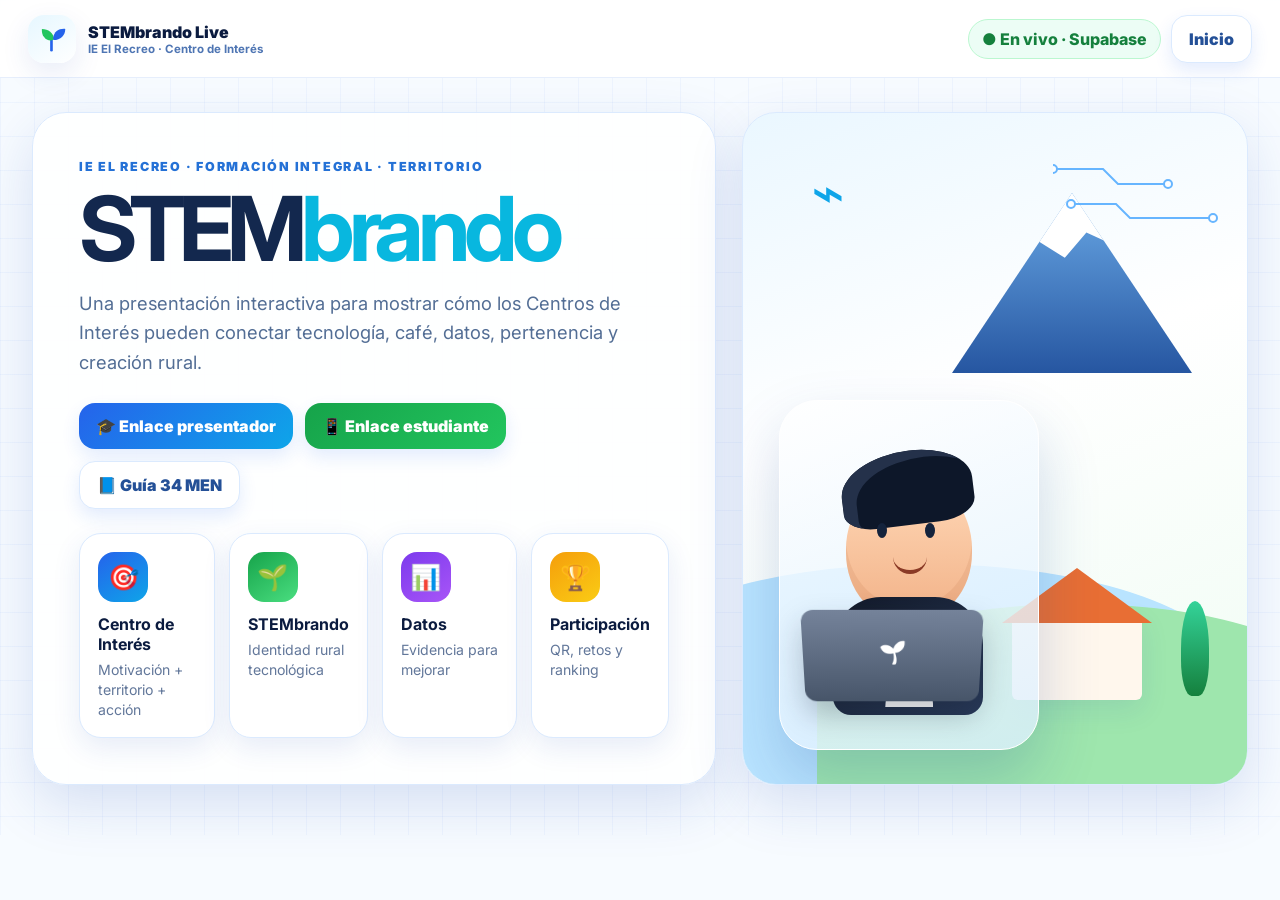
<file: index.html>
<!doctype html>
<html lang="es">
<head>
<meta charset="utf-8">
<meta name="viewport" content="width=device-width,initial-scale=1,viewport-fit=cover">
<meta name="theme-color" content="#0b1b3f">
<title>STEMbrando Live · IE El Recreo</title>
<link rel="preconnect" href="https://fonts.googleapis.com">
<link rel="preconnect" href="https://fonts.gstatic.com" crossorigin>
<link href="https://fonts.googleapis.com/css2?family=Inter:wght@400;600;700;800;900&display=swap" rel="stylesheet">
<style>
:root{--navy:#0b1b3f;--blue:#2563eb;--cyan:#08b7df;--green:#22c55e;--lime:#86efac;--purple:#7c3aed;--yellow:#facc15;--coffee:#8b5e34;--cream:#f8fbff;--ink:#13284e;--muted:#62779a;--line:#dbeafe;--card:#ffffffee;--shadow:0 20px 55px rgba(30,64,175,.15);--soft:0 10px 28px rgba(30,64,175,.10)}
*{box-sizing:border-box}html,body{margin:0;min-height:100%;font-family:Inter,system-ui,sans-serif;color:var(--ink);background:#f7fbff}body{background-image:linear-gradient(rgba(37,99,235,.045) 1px,transparent 1px),linear-gradient(90deg,rgba(37,99,235,.045) 1px,transparent 1px);background-size:34px 34px}button,input,select{font:inherit}button{cursor:pointer}.hidden{display:none!important}.w100{width:100%}.muted{color:var(--muted)}
.topbar{height:78px;display:flex;align-items:center;justify-content:space-between;padding:0 28px;background:#ffffffef;border-bottom:1px solid #e6eefc;position:sticky;top:0;z-index:30;backdrop-filter:blur(18px)}.brand{display:flex;align-items:center;gap:12px;font-weight:900;color:var(--navy)}.brandmark{width:48px;height:48px;border-radius:16px;background:linear-gradient(145deg,#e6f7ff,#fff);box-shadow:var(--soft);display:grid;place-items:center}.brandmark svg{width:34px}.brand small{display:block;color:#4e75b3;font-weight:700;font-size:.72rem}.nav-actions{display:flex;gap:10px;align-items:center}.pill{border:1px solid var(--line);background:#fff;border-radius:999px;padding:9px 13px;font-weight:800;color:#48658d}.pill.live{background:#ecfdf5;color:#15803d;border-color:#bbf7d0}.pill.local{background:#fff7ed;color:#c2410c;border-color:#fed7aa}
.btn{border:0;border-radius:16px;padding:13px 17px;font-weight:900;transition:.2s;box-shadow:0 8px 18px rgba(37,99,235,.12)}.btn:hover{transform:translateY(-1px)}.btn-blue{background:linear-gradient(135deg,#2563eb,#0ea5e9);color:#fff}.btn-green{background:linear-gradient(135deg,#16a34a,#22c55e);color:#fff}.btn-purple{background:linear-gradient(135deg,#7c3aed,#a855f7);color:#fff}.btn-soft{background:#fff;color:#245097;border:1px solid var(--line)}.btn-danger{background:#fff1f2;color:#be123c;border:1px solid #fecdd3}.btn:disabled{opacity:.45;cursor:not-allowed;transform:none}
.home{max-width:1260px;margin:34px auto;padding:0 22px 50px}.hero{display:grid;grid-template-columns:1.15fr .85fr;gap:26px;align-items:stretch}.hero-copy,.hero-art{border:1px solid var(--line);background:var(--card);border-radius:34px;box-shadow:var(--shadow);overflow:hidden}.hero-copy{padding:46px;position:relative}.eyebrow{font-size:.78rem;text-transform:uppercase;letter-spacing:.14em;font-weight:900;color:#2471d6}.hero h1{font-size:clamp(3rem,7vw,6rem);line-height:.92;letter-spacing:-.07em;margin:14px 0}.hero h1 span{color:var(--cyan)}.hero p{font-size:1.15rem;line-height:1.6;color:#536e95}.hero-buttons{display:flex;gap:12px;flex-wrap:wrap;margin-top:26px}.hero-art{min-height:520px;position:relative;background:linear-gradient(160deg,#eaf7ff,#fff 42%,#effcf3)}.landscape{position:absolute;inset:0;overflow:hidden}.hill{position:absolute;border-radius:50% 50% 0 0}.hill.a{width:620px;height:220px;background:#b9e4ff;bottom:0;left:-130px}.hill.b{width:520px;height:180px;background:#9ee6ad;bottom:0;right:-90px}.mountain{position:absolute;width:240px;height:180px;clip-path:polygon(50% 0,100% 100%,0 100%);background:linear-gradient(#6aa9e6,#2656a1);right:55px;top:80px}.mountain:after{content:"";position:absolute;width:100%;height:100%;clip-path:polygon(50% 0,66% 28%,56% 22%,47% 36%,35% 26%);background:#fff}.house{position:absolute;right:105px;bottom:84px;width:130px;height:86px;background:#fff7ed;border-radius:6px;box-shadow:var(--soft)}.house:before{content:"";position:absolute;left:-10px;top:-46px;border-left:75px solid transparent;border-right:75px solid transparent;border-bottom:55px solid #e86e34}.tree{position:absolute;width:28px;height:80px;border-radius:60% 60% 45% 45%;background:linear-gradient(#34d399,#15803d);bottom:88px}.tree.t1{right:265px}.tree.t2{right:38px;height:95px}.teacher-card{position:absolute;left:36px;bottom:34px;width:260px;height:350px;border-radius:38px;background:linear-gradient(160deg,#ffffffcc,#dcefffcc);box-shadow:0 30px 60px #174a9c35;border:1px solid #fff;display:grid;place-items:center}.teacher{width:220px;height:280px;position:relative}.head{position:absolute;width:126px;height:144px;background:linear-gradient(#ffd9b8,#f2b187);border-radius:50% 50% 47% 47%;left:47px;top:42px;box-shadow:inset 0 -15px 0 rgba(183,107,65,.14)}.hair{position:absolute;width:132px;height:74px;left:42px;top:16px;background:#0d1729;border-radius:58% 48% 30% 25%;transform:rotate(-7deg);z-index:3;box-shadow:inset 14px 8px 0 #24314a}.eye{position:absolute;width:10px;height:15px;background:#14233c;border-radius:50%;top:88px;z-index:4}.eye.e1{left:78px}.eye.e2{left:126px}.smile{position:absolute;width:34px;height:17px;border-bottom:4px solid #8a3a26;border-radius:0 0 30px 30px;left:94px;top:122px;z-index:4}.body{position:absolute;left:34px;bottom:0;width:150px;height:118px;border-radius:48px 48px 18px 18px;background:linear-gradient(145deg,#111827,#273858)}.shirt{position:absolute;left:86px;bottom:8px;width:48px;height:90px;background:#fff;clip-path:polygon(15% 0,85% 0,100% 100%,0 100%)}.laptop{position:absolute;left:4px;bottom:12px;width:178px;height:92px;border-radius:12px;background:linear-gradient(#75839a,#475569);transform:perspective(180px) rotateX(-7deg);box-shadow:0 15px 30px #1e293b44;z-index:6}.laptop:after{content:"🌱";position:absolute;left:76px;top:28px;font-size:22px;filter:grayscale(1) brightness(2)}.wifi{position:absolute;left:68px;top:45px;font-size:56px;color:#0ea5e9}.circuit{position:absolute;right:24px;top:36px;color:#43a4ff;opacity:.8}.circuit svg{width:170px}.feature-strip{display:grid;grid-template-columns:repeat(4,1fr);gap:14px;margin-top:24px}.feature{background:#fff;border:1px solid var(--line);border-radius:22px;padding:18px;box-shadow:var(--soft)}.feature .iconbox{width:50px;height:50px;border-radius:16px;display:grid;place-items:center;font-size:25px;color:#fff;margin-bottom:12px}.i-blue{background:linear-gradient(145deg,#2563eb,#0ea5e9)}.i-green{background:linear-gradient(145deg,#16a34a,#4ade80)}.i-purple{background:linear-gradient(145deg,#7c3aed,#a855f7)}.i-yellow{background:linear-gradient(145deg,#f59e0b,#facc15)}.feature b{display:block;color:var(--navy);margin-bottom:5px}.feature span{font-size:.88rem;color:var(--muted)}
.presenter{padding:18px}.presenter-grid{max-width:1550px;margin:auto;display:grid;grid-template-columns:minmax(0,1fr) 330px;gap:18px}.stage-card,.side-card{background:#ffffffef;border:1px solid var(--line);border-radius:30px;box-shadow:var(--soft)}.stage-card{overflow:hidden}.stage-toolbar{display:flex;align-items:center;gap:12px;padding:14px 18px;border-bottom:1px solid var(--line);background:#fbfdff}.progress{height:7px;background:#e8f1ff}.progress i{display:block;height:100%;width:0;background:linear-gradient(90deg,var(--green),var(--cyan),var(--purple));transition:.3s}.slide{min-height:720px;padding:42px;position:relative;overflow:hidden}.slide:after{content:"";position:absolute;width:420px;height:420px;border-radius:50%;right:-170px;top:-170px;background:radial-gradient(circle,#dff5ff 0,#eef8ff 55%,transparent 70%);z-index:0}.slide>*{position:relative;z-index:1}.slide h1,.slide h2{color:var(--navy);letter-spacing:-.055em;margin:10px 0 14px}.slide h1{font-size:clamp(3rem,7vw,6rem)}.slide h2{font-size:clamp(2.25rem,5vw,4.4rem);line-height:1}.slide .lead{font-size:1.24rem;line-height:1.55;color:#526b91;max-width:1000px}.side{display:flex;flex-direction:column;gap:14px}.side-card{padding:18px}.side-card h3{font-size:1rem;margin:0 0 12px;color:var(--navy)}.controls{display:grid;grid-template-columns:1fr 1fr;gap:8px}.notes{font-size:.9rem;line-height:1.48;color:#587097}.qr{min-height:208px;border:1px dashed #b8d3fb;border-radius:20px;display:grid;place-items:center;background:#f8fbff}.qr canvas{max-width:185px!important;max-height:185px!important}.urlbox{font-size:.75rem;word-break:break-all;color:#587097;margin-top:8px}.people{display:flex;flex-wrap:wrap;gap:6px;max-height:120px;overflow:auto}.people span{font-size:.76rem;background:#eef6ff;border:1px solid var(--line);padding:5px 8px;border-radius:999px;font-weight:800}.rank{display:grid;gap:7px}.rank-row{display:grid;grid-template-columns:28px 1fr auto;gap:8px;align-items:center;padding:8px 9px;border:1px solid #e3edff;background:#f8fbff;border-radius:14px}.rank-row b:first-child{width:26px;height:26px;border-radius:9px;background:var(--blue);color:#fff;display:grid;place-items:center}.rank-row strong{color:#159947}.stats{font-size:.86rem;color:#4b678f}.timer{font-variant-numeric:tabular-nums;font-weight:900;color:var(--navy)}
.cards{display:grid;grid-template-columns:repeat(3,1fr);gap:18px;margin-top:28px}.card{border:1px solid var(--line);background:#fff;border-radius:26px;padding:22px;box-shadow:var(--soft)}.card .bigicon{width:66px;height:66px;border-radius:22px;display:grid;place-items:center;font-size:32px;color:#fff;margin-bottom:16px}.card h3{margin:0 0 9px;font-size:1.2rem;color:var(--navy)}.card p{margin:0;color:#5c7396;line-height:1.45}.two{grid-template-columns:1fr 1fr}.four{grid-template-columns:repeat(4,1fr)}.path{display:grid;grid-template-columns:1fr 170px 1fr;gap:18px;align-items:center;margin-top:32px}.bridge{height:170px;border-radius:50%;background:linear-gradient(145deg,#22c55e,#0ea5e9);color:#fff;display:grid;place-items:center;text-align:center;font-weight:900;box-shadow:0 20px 45px #0ea5e944}.project{border-radius:32px;padding:28px;border:1px solid var(--line);background:#fff;box-shadow:var(--soft)}.project.cafesec{background:linear-gradient(145deg,#fff,#f1fbef)}.project.cafetech{background:linear-gradient(145deg,#fff,#eef7ff)}.project h3{font-size:2rem;margin:0 0 10px;color:var(--navy)}.project ul{color:#506c94;line-height:1.7;font-weight:700}.process{display:flex;align-items:center;gap:8px;flex-wrap:wrap;margin-top:24px}.node{padding:13px 16px;border-radius:17px;background:#fff;border:1px solid var(--line);font-weight:900;color:#22519b;box-shadow:var(--soft)}.arrow{color:#2f85dc;font-weight:900}.cycle{display:flex;flex-wrap:wrap;gap:10px;align-items:center;margin-top:28px}.cycle span{padding:14px 17px;border-radius:999px;background:#fff;border:1px solid var(--line);font-weight:900;box-shadow:var(--soft)}.cycle i{width:28px;height:4px;border-radius:99px;background:var(--green)}.source-links{display:flex;flex-wrap:wrap;gap:10px;margin-top:26px}.source-links a{display:inline-flex;padding:12px 15px;border-radius:14px;background:var(--navy);color:#fff;text-decoration:none;font-weight:800}.cloud{display:flex;flex-wrap:wrap;gap:12px;align-items:center;justify-content:center;min-height:330px;padding:24px;margin-top:24px;border:1px dashed #bcd6fb;background:linear-gradient(145deg,#fff,#f4f9ff);border-radius:30px}.cloud span{font-weight:900;color:#1e5cab}.cloud span:nth-child(3n){color:#15803d}.cloud span:nth-child(4n){color:#7c3aed}.cloud span:nth-child(5n){color:#c2410c}.approval{width:320px;height:320px;border-radius:50%;margin:36px auto;background:conic-gradient(var(--green) 0deg,var(--cyan) 260deg,#dbeafe 0);display:grid;place-items:center;align-content:center;color:#fff;box-shadow:0 20px 50px #0ea5e944}.approval b{font-size:5rem}.approval span{font-weight:900}.quiz-preview{display:grid;grid-template-columns:.8fr 1.2fr;gap:22px;margin-top:28px}.quiz-preview>div{border:1px solid var(--line);background:#fff;border-radius:28px;padding:28px;box-shadow:var(--soft)}.quiz-options{display:grid;gap:10px}.quiz-options div{padding:15px;border:1px solid var(--line);background:#f5f9ff;border-radius:16px;font-weight:800;color:#2d5795}
.audience{max-width:780px;margin:22px auto;padding:0 14px 50px}.aud-card{border:1px solid var(--line);background:#ffffffef;border-radius:30px;padding:24px;box-shadow:var(--shadow);margin-bottom:14px}.aud-card h2{margin:0 0 8px;color:var(--navy);letter-spacing:-.04em}.form{display:grid;gap:12px}.field{display:grid;gap:6px}.field label{font-size:.82rem;font-weight:800;color:#52709a}.field input,.field select{border:1px solid #bfd4f4;background:#fff;border-radius:15px;padding:13px 14px;color:var(--ink);outline:none}.avatar-grid{display:grid;grid-template-columns:repeat(4,1fr);gap:10px}.avatar{border:1px solid var(--line);background:#f8fbff;border-radius:18px;padding:8px;min-height:74px;font-size:34px}.avatar.active{outline:3px solid #60a5fa;background:#eff6ff}.interaction h3{font-size:1.3rem;color:var(--navy)}.answers{display:grid;gap:10px;margin-top:16px}.answers button{border:1px solid var(--line);background:#f8fbff;border-radius:18px;padding:15px;text-align:left;font-weight:850;color:#244f91}.answers button:hover,.answers button.sel{background:var(--blue);color:#fff}.text-answer{display:flex;gap:10px;margin-top:14px}.text-answer input{flex:1;border:1px solid #bfd4f4;border-radius:15px;padding:13px}.notice{padding:13px 15px;border-radius:16px;background:#eaf7ff;border:1px solid #bae6fd;color:#105da4;font-weight:800;margin-top:12px}.notice.warn{background:#fff7ed;border-color:#fed7aa;color:#9a3412}
.emoji-chip{display:inline-flex;align-items:center;gap:8px;background:#fff;border:1px solid var(--line);padding:8px 12px;border-radius:999px;box-shadow:var(--soft);font-weight:800;color:#315a93}.badge{display:inline-flex;align-items:center;justify-content:center;min-width:150px;min-height:64px;padding:12px 16px;border-radius:28px;background:linear-gradient(145deg,#0d7955,#14b8a6);color:#fff;font-weight:900;transform:rotate(-2deg);box-shadow:0 12px 25px #065f4644}.badge.gold{background:linear-gradient(145deg,#f59e0b,#facc15);color:#5a3900;transform:rotate(2deg)}
@media(max-width:1100px){.hero{grid-template-columns:1fr}.feature-strip{grid-template-columns:repeat(2,1fr)}.presenter-grid{grid-template-columns:1fr}.side{display:grid;grid-template-columns:repeat(2,1fr)}.cards.four{grid-template-columns:repeat(2,1fr)}.path{grid-template-columns:1fr}.bridge{height:auto;border-radius:24px;padding:22px}.slide{min-height:660px}}
@media(max-width:700px){.topbar{height:auto;min-height:70px;padding:10px 14px}.brand small{display:none}.home{padding:0 12px 30px}.hero-copy{padding:28px}.hero-art{min-height:440px}.teacher-card{transform:scale(.8);transform-origin:left bottom}.feature-strip,.cards,.cards.four,.cards.two,.quiz-preview,.side{grid-template-columns:1fr}.presenter{padding:8px}.slide{padding:24px;min-height:650px}.slide h2{font-size:2.3rem}.side-card.qr-card{display:none}.avatar-grid{grid-template-columns:repeat(2,1fr)}.text-answer{flex-direction:column}.nav-actions .pill{display:none}}
</style>
</head>
<body>
<header class="topbar"><div class="brand"><div class="brandmark"><svg viewBox="0 0 64 64" fill="none"><path d="M31 53V28" stroke="#2563eb" stroke-width="5" stroke-linecap="round"/><path d="M30 35C18 34 12 24 13 13c12 0 22 7 23 20" fill="#22c55e"/><path d="M34 30c2-12 11-18 23-17 0 12-9 21-22 21" fill="#2563eb"/></svg></div><div>STEMbrando Live<small>IE El Recreo · Centro de Interés</small></div></div><div class="nav-actions"><span id="modePill" class="pill">Conectando…</span><button class="btn btn-soft" onclick="goHome()">Inicio</button></div></header>
<div id="app"></div>
<script>
const P=new URLSearchParams(location.search);
const storedCfg=JSON.parse(localStorage.getItem('stembrando-supabase')||'{}');
const CFG={room:'STEM26',supabaseUrl:P.get('sb')||storedCfg.supabaseUrl||'https://kfeeffrcwvlpblzidslf.supabase.co',supabasePublishableKey:P.get('key')||storedCfg.supabasePublishableKey||'sb_publishable_obxYwkQItkgkn6s8fq3HtA_Kq85mUMm'};
const MEN34='https://www.mineducacion.gov.co/portal/Preescolar-basica-y-media/Referentes-de-calidad/430002:Ruta-de-Mejoramiento-Institucional-para-una-Educacion-de-Calidad-Actualizacion-de-la-Guia-N-34';
const CENTROS='https://www.mineducacion.gov.co/portal/micrositios-institucionales/Centros-de-Interes-para-la-Formacion-Integral/';
const OBS='https://obsedutic.mineducacion.gov.co/centros25';
const CI_BANK='https://contenidos.test.ia.colombiaaprende.edu.co/experiencias';
const CI_CAFE='https://contenidos.test.ia.colombiaaprende.edu.co/experiencias/1031';
const LINEAMIENTOS_2026='https://www.mineducacion.gov.co/portal/salaprensa/Comunicados/430005:Ministerio-de-Educacion-presenta-los-nuevos-lineamientos-curriculares-para-fortalecer-la-formacion-integral-en-los-colegios';
function createRestClient(base,key){
  class Q{
    constructor(table){this.table=table;this.op='select';this.body=null;this.filters=[];this.ord=null;this.single=false;this.conflict=''}
    select(){this.op='select';return this} insert(body){this.op='insert';this.body=body;return this} update(body){this.op='update';this.body=body;return this} delete(){this.op='delete';return this} upsert(body,opt={}){this.op='upsert';this.body=body;this.conflict=opt.onConflict||'';return this}
    eq(k,v){this.filters.push([k,'eq.'+v]);return this} order(k,opt={}){this.ord=k+'.'+(opt.ascending===false?'desc':'asc');return this} maybeSingle(){this.single=true;return this}
    then(ok,bad){return this.exec().then(ok,bad)}
    async exec(){try{const u=new URL(base.replace(/\/$/,'')+'/rest/v1/'+this.table);if(this.op==='select')u.searchParams.set('select','*');for(const [k,v] of this.filters)u.searchParams.append(k,v);if(this.ord)u.searchParams.set('order',this.ord);if(this.op==='upsert'&&this.conflict)u.searchParams.set('on_conflict',this.conflict);const h={'apikey':key,'Authorization':'Bearer '+key,'Content-Type':'application/json'};let method='GET';if(this.op==='insert'||this.op==='upsert'){method='POST';h['Prefer']=(this.op==='upsert'?'resolution=merge-duplicates,':'')+'return=representation'}if(this.op==='update'){method='PATCH';h['Prefer']='return=representation'}if(this.op==='delete'){method='DELETE';h['Prefer']='return=representation'}const resp=await fetch(u,{method,headers:h,body:method==='GET'||method==='DELETE'?undefined:JSON.stringify(this.body)});const txt=await resp.text();let data=null;if(txt){try{data=JSON.parse(txt)}catch{data=txt}}if(!resp.ok)return{data:null,error:{message:(data&&data.message)||String(data||resp.statusText),status:resp.status}};if(this.single)data=Array.isArray(data)?(data[0]||null):data;return{data,error:null}}catch(e){return{data:null,error:{message:e.message||String(e)}}}}
  }
  return{from:t=>new Q(t)}
}
let hasConfig=Boolean(CFG.supabaseUrl&&CFG.supabasePublishableKey);let sb=hasConfig?createRestClient(CFG.supabaseUrl,CFG.supabasePublishableKey):null;
const app=document.getElementById('app');const $=(s,r=document)=>r.querySelector(s);const $$=(s,r=document)=>[...r.querySelectorAll(s)];const esc=s=>String(s??'').replace(/[&<>"']/g,m=>({'&':'&amp;','<':'&lt;','>':'&gt;','"':'&quot;',"'":'&#39;'}[m]));const nowIso=()=>new Date().toISOString();const uid=()=>crypto.randomUUID();
const pathName=location.pathname.toLowerCase();const forcedView=pathName.endsWith('/presentador.html')?'presenter':(pathName.endsWith('/estudiante.html')?'audience':null);const view=forcedView||P.get('view')||'home';const room=P.get('room')||CFG.room;let channel=null;let poll=null;let currentSnap={session:null,participants:[],responses:[],approvals:[],leaderboard:[]};
const QUIZZES={q1:{type:'quiz',id:'q1',prompt:'Según el enfoque de Centros de Interés, ¿qué describe mejor a STEMbrando?',options:['Una actividad ocasional para usar computadores','Una estrategia que conecta motivaciones, territorio, investigación y aprendizaje activo','Una feria aislada para mostrar maquetas','Una clase extra de informática sin relación con el PEI'],correct:1,timeLimit:25},q2:{type:'quiz',id:'q2',prompt:'En CAFÉSEC, ¿qué evidencia ayuda a seguir el avance del secado?',options:['Solo el color observado del grano','Pérdida de peso, temperatura, humedad relativa, tiempo y ventilación','La velocidad de internet del laboratorio','La cantidad de diapositivas de la exposición'],correct:1,timeLimit:25},q3:{type:'quiz',id:'q3',prompt:'Para que CAFETECH clasifique café de forma confiable, ¿qué necesita antes de prometer resultados?',options:['Más LEDs decorativos','Un dataset representativo, etiquetado y validado con pruebas','Pintar la tolva de un solo color','Cambiar el nombre del proyecto cada periodo'],correct:1,timeLimit:25}};
const SLIDES=[
{id:'cover',type:'cover',duration:65,eyebrow:'Centro de Interés · Formación integral · IE El Recreo',title:'STEMbrando',subtitle:'Café, datos y tecnología para crear desde el territorio.',notes:'Abrir con la idea de que no hablamos de aparatos, sino de una ruta para convertir problemas del territorio en aprendizaje, evidencia y pertenencia.'},
{id:'centros',type:'centros',duration:85,eyebrow:'01 · Marco actual',title:'¿Por qué un Centro de Interés puede ser potente?',subtitle:'Conecta motivaciones, territorio, exploración, investigación, áreas del conocimiento y producción de soluciones.',notes:'El MEN define los Centros de Interés como estrategia de formación integral, activa, participativa y crítica. Resaltar que deben dialogar con intereses de estudiantes y comunidad, no convertirse en una asignatura extra.'},
{id:'identity',type:'identity',duration:70,eyebrow:'02 · Identidad institucional',title:'La IE El Recreo puede ser un centro de creación rural',subtitle:'Pertenecer a la institución debe significar crear, probar, mejorar y comunicar soluciones con identidad propia.',notes:'Hablar en positivo de divulgación y apropiación por sede; no señalar carencias.'},
{id:'resources',type:'resources',duration:65,eyebrow:'03 · Capital ya ganado',title:'Ya no partimos de cero',subtitle:'Los recursos obtenidos deben convertirse en experiencias visibles, sostenibles y evaluables.',notes:'Resaltar laboratorios STEM Kid Innovador, computadores y robótica como base para escalar.'},
{id:'cloud',type:'cloud',duration:75,eyebrow:'04 · Participación docente',title:'¿Qué reto del territorio debería convertirse en experiencia STEM?',subtitle:'Respondan desde el celular. La nube se construye en vivo.',interaction:{type:'word',id:'cloud-opening',prompt:'¿Qué reto del territorio podría convertirse en Centro de Interés?'},notes:'Tomar dos respuestas y conectarlas con café, agua, energía, clima, producción o comunidad.'},
{id:'paths',type:'paths',duration:75,eyebrow:'05 · Un centro, dos rutas',title:'STEMbrando se adapta por sede sin perder identidad',subtitle:'CAFÉSEC y CAFETECH comparten territorio cafetero, pero resuelven problemas distintos.',notes:'El Recreo: secado monitoreado. Filo de Platanares: clasificación tecnológica. Una identidad común, dos rutas demostrables.'},
{id:'cafesec',type:'cafesec',duration:95,eyebrow:'06 · CAFÉSEC · El Recreo',title:'Secado monitoreado de café: del proceso a los datos',subtitle:'Temperatura, humedad relativa del aire, peso, tiempo y ventilación se convierten en variables para investigar y decidir.',notes:'Aclarar técnicamente: DHT11 mide humedad relativa del aire, no humedad comercial del grano. CAFÉSEC estima avance del secado mediante varias evidencias y comparación, no promete una medición exacta con sensores escolares.'},
{id:'cafesec2',type:'cafesec2',duration:90,eyebrow:'07 · CAFÉSEC como Centro de Interés',title:'Bondades pedagógicas y retos reales',subtitle:'Su fortaleza está en convertir una práctica del territorio en pregunta, prototipo, datos, comparación y mejora.',notes:'Bondades: pertinencia rural, interdisciplinariedad, experimentación, sostenibilidad y diálogo con saber familiar. Retos: calibración, control de variables, capa homogénea, validación y evitar afirmar que acelera o mejora el secado antes de medirlo.'},
{id:'cafetech',type:'cafetech',duration:95,eyebrow:'08 · CAFETECH · Filo de Platanares',title:'Clasificador tecnológico de café: un sistema de sistemas',subtitle:'Tolva → banda → cámara → datos/IA local → decisión → servo → registro.',notes:'Presentarlo como proceso de diseño, construcción, programación, entrenamiento y validación; no afirmar precisión ni fase final si aún está en integración.'},
{id:'cafetech2',type:'cafetech2',duration:90,eyebrow:'09 · CAFETECH como Centro de Interés',title:'Bondades pedagógicas y retos reales',subtitle:'Integra mecánica, electrónica, visión/datos, pensamiento computacional, emprendimiento y comunicación.',notes:'Bondades: roles auténticos, modularidad, dataset propio, análisis de errores y propuesta de valor. Retos: iluminación, calidad del dataset, atasco mecánico, sincronización, falsos positivos, mantenibilidad y validación de precisión.'},
{id:'men34',type:'men34',duration:85,eyebrow:'10 · Gestión y sostenibilidad',title:'Guía 34 + Centros de Interés: de la idea al mejoramiento',subtitle:'Formación integral, evidencias, seguimiento, participación, innovación y decisiones de mejora.',notes:'La actualización 2026 de la Guía 34 pone la formación integral, innovación, bienestar, participación y decisiones basadas en evidencias dentro del mejoramiento institucional.'},
{id:'divulgacion',type:'divulgacion',duration:70,eyebrow:'11 · Apropiación y divulgación',title:'Que el Centro de Interés se vea, se entienda y se desee',subtitle:'Comunicación interna, micro-muestras, embajadores, roles y acompañamiento situado.',notes:'Plantear estrategias para todas las sedes, con acompañamiento situado y visibilidad de productos y procesos.'},
{id:'belonging',type:'belonging',duration:65,eyebrow:'12 · Pertenencia y permanencia',title:'Asistir debe tener sentido creativo',subtitle:'Retos, roles, evidencia pública y orgullo institucional pueden fortalecer la vinculación con la escuela.',notes:'No prometer que por sí solo resolverá la asistencia. Presentarlo como una estrategia para aumentar sentido, agencia, visibilidad y pertenencia.'},
{id:'quiz1',type:'quiz',duration:50,eyebrow:'13 · Reto relámpago',title:'Pregunta 1 · Centro de Interés',subtitle:'Cuenta el acierto y también la velocidad.',interaction:QUIZZES.q1,notes:'Respuesta correcta: opción B.'},
{id:'quiz2',type:'quiz',duration:50,eyebrow:'14 · Reto relámpago',title:'Pregunta 2 · CAFÉSEC',subtitle:'Datos para decidir, no solo intuición.',interaction:QUIZZES.q2,notes:'Respuesta correcta: opción B.'},
{id:'quiz3',type:'quiz',duration:50,eyebrow:'15 · Reto relámpago',title:'Pregunta 3 · CAFETECH',subtitle:'El podio empieza a moverse.',interaction:QUIZZES.q3,notes:'Respuesta correcta: opción B.'},
{id:'close',type:'final',duration:80,eyebrow:'16 · Cierre',title:'Un futuro mejor también se enseña',subtitle:'Leer el territorio, crear prototipos, medir, comunicar y mejorar.',interaction:{type:'word',id:'cloud-close',prompt:'En una palabra: ¿qué idea te llevas para fortalecer STEMbrando?'},notes:'Mostrar ranking y cerrar con la idea: territorio + investigación + creación + evidencia + mejora.'}
];
function setModePill(ok=true){const e=$('#modePill');if(!e)return;e.textContent=ok?'● En vivo · Supabase':'● Sin conexión';e.className='pill '+(ok?'live':'local')}
function baseDir(){return location.pathname.replace(/[^/]*$/,'')}function goHome(){if(forcedView==='presenter'){location.href=new URL('presentador.html?room='+encodeURIComponent(room),location.href).href;return}if(forcedView==='audience'){location.href=new URL('estudiante.html?room='+encodeURIComponent(room),location.href).href;return}location.href=baseDir()}function goto(v){const file=v==='presenter'?'presentador.html':'estudiante.html';location.href=new URL(file+'?room='+encodeURIComponent(room),location.href).href}
async function ensureSession(){const{data,error}=await sb.from('sessions').select('*').eq('room',room).maybeSingle();if(error)throw error;if(!data){const r=await sb.from('sessions').insert({room,slide_index:-1,active_interaction:null,updated_at:nowIso()});if(r.error)throw r.error}return true}
async function snapshot(){const [s,p,r,a]=await Promise.all([sb.from('sessions').select('*').eq('room',room).maybeSingle(),sb.from('participants').select('*').eq('room',room).order('created_at'),sb.from('responses').select('*').eq('room',room).order('created_at'),sb.from('approvals').select('*').eq('room',room).order('created_at')]);const participants=p.data||[],responses=r.data||[],approvals=a.data||[];const sm=new Map(participants.map(x=>[x.id,{...x,score:0,correct:0,responses:0}]));responses.forEach(x=>{const q=sm.get(x.participant_id);if(q){q.score+=Number(x.points||0);q.responses++;if(x.correct===true)q.correct++}});return{session:s.data,participants,responses,approvals,leaderboard:[...sm.values()].sort((a,b)=>b.score-a.score||b.correct-a.correct||a.name.localeCompare(b.name))}}
function slideCheckId(i){return`slide-check-${i}`}
function slideCheckStats(snap,i){
  const total=snap.participants.length;
  const ids=new Set(snap.approvals.filter(a=>a.interaction_id===slideCheckId(i)&&a.approved===true).map(a=>a.participant_id));
  const checked=ids.size;
  const required=total?Math.floor(total*.8)+1:0;
  const pct=total?Math.round((checked/total)*100):100;
  return{total,checked,required,pct,met:total===0||(checked/total)>.8,ids};
}
function subscribe(cb){clearInterval(poll);poll=setInterval(cb,1500)}
function card(icon,title,text,cls='i-blue'){return`<div class="card"><div class="bigicon ${cls}">${icon}</div><h3>${title}</h3><p>${text}</p></div>`}
function renderSlide(s,snap){let body='';if(s.type==='cover')body=`<div style="display:grid;grid-template-columns:1.1fr .9fr;gap:28px;align-items:center"><div><div class="emoji-chip">🌱 Centro de Interés · rural · tecnológico</div><h1>STEM<span style="color:#08b7df">brando</span></h1><p class="lead">${s.subtitle}</p><div class="source-links"><span class="badge">EDUCACIÓN QUE SIEMBRA FUTURO</span><span class="badge gold">DOCENTES QUE TRANSFORMAN</span></div></div><div class="hero-art" style="min-height:420px;border-radius:32px"><div class="landscape"><div class="mountain"></div><div class="hill a"></div><div class="hill b"></div><div class="house"></div><div class="tree t1"></div><div class="tree t2"></div><div class="teacher-card" style="transform:scale(.82);transform-origin:left bottom"><div class="teacher"><div class="hair"></div><div class="head"></div><div class="eye e1"></div><div class="eye e2"></div><div class="smile"></div><div class="body"></div><div class="shirt"></div><div class="laptop"></div></div></div><div class="wifi">⌁</div></div></div></div>`;
if(s.type==='centros')body=`<div class="cards four">${card('🎯','Parte de intereses reales','El MEN plantea que el Centro de Interés se conecta con motivaciones, necesidades e intereses de estudiantes.','i-blue')}${card('🧭','Territorio y comunidad','La escuela dialoga con problemas, saberes y oportunidades del entorno.','i-green')}${card('🔬','Exploración e investigación','La experiencia pasa de observar a preguntar, probar, registrar y producir evidencia.','i-purple')}${card('🧩','Articulación de áreas','No es una asignatura extra: integra conocimientos y capacidades alrededor de un reto.','i-yellow')}</div><div class="cycle"><span>Interés</span><i></i><span>Pregunta</span><i></i><span>Investigación</span><i></i><span>Prototipo</span><i></i><span>Evidencia</span><i></i><span>Socialización</span></div><div class="notice" style="margin-top:20px"><b>Referencia nacional:</b> el Banco de Proyectos de CTeI reúne experiencias de robótica, STEM, programación, agrotech y ambiente, incluidas propuestas rurales aplicadas al café.</div><div class="source-links"><a href="${CENTROS}" target="_blank" rel="noopener">MEN · Centros de Interés ↗</a><a href="${OBS}" target="_blank" rel="noopener">Observatorio MEN ↗</a><a href="${CI_BANK}" target="_blank" rel="noopener">Banco de proyectos CTeI ↗</a></div>`;
if(s.type==='identity')body=`<div class="cards two">${card('🏫','Una institución con sello propio','Que estudiantes y comunidad reconozcan a la IE El Recreo como lugar donde se crea y se experimenta.','i-blue')}${card('🌱','Identidad STEMbrando','Un mismo propósito, adaptado a las realidades y recursos de cada sede.','i-green')}</div><div class="cycle"><span>Asistir</span><i></i><span>Pertenecer</span><i></i><span>Crear</span><i></i><span>Mostrar</span><i></i><span>Mejorar</span></div>`;
if(s.type==='resources')body=`<div class="cards four">${card('🧪','2 laboratorios STEM','Kid Innovador: uno para cada sede.','i-blue')}${card('💻','10 computadores','Nueva capacidad para programación, datos y producción digital.','i-purple')}${card('🤖','Robótica sencilla','Kits para prototipar mecanismos, sensores y actuadores.','i-green')}${card('🛠️','Ecosistema escolar','Arduino, sensores, impresión 3D, Micro:bit y estaciones de trabajo.','i-yellow')}</div><p class="lead" style="margin-top:30px">La pregunta ya no es “¿qué equipo tenemos?”, sino “¿qué experiencia de aprendizaje construimos con él y qué evidencia deja?”.</p>`;
if(s.type==='cloud'){const words=snap.responses.filter(x=>x.interaction_id==='cloud-opening').map(x=>x.response);body=`<div class="cloud">${words.length?words.map((w,i)=>`<span style="font-size:${1+Math.min(2,i*.14)}rem">${esc(w)}</span>`).join(''):'<span class="muted">La nube aparecerá cuando el presentador active la dinámica.</span>'}</div>`}
if(s.type==='paths')body=`<div class="path"><div class="project cafesec"><div class="emoji-chip">☕ El Recreo</div><h3>CAFÉSEC</h3><p>Secado acelerado y monitoreado de café.</p><ul><li>Sensores y ventilación</li><li>Tiempo, temperatura y humedad relativa</li><li>Pérdida de peso y análisis</li><li>Comparación y mejora</li></ul></div><div class="bridge">STEMbrando<br>territorio + datos + creación</div><div class="project cafetech"><div class="emoji-chip">⚙️ Filo de Platanares</div><h3>CAFETECH</h3><p>Clasificador tecnológico de café.</p><ul><li>Tolva y banda</li><li>Cámara / dataset</li><li>Decisión y servos</li><li>Registro y validación</li></ul></div></div>`;
if(s.type==='cafesec')body=`<div class="project cafesec"><h3>Una investigación escolar sobre el secado</h3><div class="process"><span class="node">☕ Café en bandeja</span><span class="arrow">→</span><span class="node">🌡️ Temperatura</span><span class="arrow">→</span><span class="node">💧 HR del aire</span><span class="arrow">→</span><span class="node">⚖️ Peso</span><span class="arrow">→</span><span class="node">🌬️ Ventilación</span><span class="arrow">→</span><span class="node">📊 Registro</span></div><div class="cards four">${card('⚖️','Evidencia principal','Pérdida de peso y estabilización de la masa como indicador del avance del proceso.','i-blue')}${card('🌡️','Ambiente de secado','Temperatura y humedad relativa permiten interpretar las condiciones de la cámara.','i-purple')}${card('⚙️','Respuesta del sistema','Arduino puede controlar ventilación, LEDs, alertas y visualización según condiciones.','i-green')}${card('📝','Comparación','Bitácora y tabla permiten contrastar pruebas y discutir frente al secado tradicional.','i-yellow')}</div><div class="notice" style="margin-top:18px"><b>Precisión técnica:</b> un DHT11 mide humedad relativa del aire; un sensor capacitivo escolar solo puede usarse como indicador experimental. CAFÉSEC no debe afirmar humedad comercial del grano sin validación gravimétrica o instrumento especializado.</div></div>`;
if(s.type==='cafesec2')body=`<div class="cards two">${card('✅','Por qué funciona bien como CI','Parte de una práctica cafetera real; permite preguntar, construir, medir, comparar y dialogar con saberes familiares. Articula TI, pensamiento computacional, matemáticas, ciencias y emprendimiento.','i-green')}${card('⚠️','Reto científico','Controlar variables: misma cantidad de café, espesor de capa, flujo de aire, temperatura y tiempos. Sin esto, la comparación pierde validez.','i-yellow')}${card('🌱','Bondades','Aprendizaje situado; alfabetización de datos; cultura experimental; sostenibilidad; posibilidad de incorporar PET, energía solar y mejoras de diseño.','i-blue')}${card('🧪','Retos de validación','Calibrar sensores, reducir vibración en la celda de carga, documentar errores y comprobar con varias pruebas antes de hablar de “secado acelerado”.','i-purple')}</div><div class="source-links"><a href="${CI_CAFE}" target="_blank" rel="noopener">Precedente CI: robótica aplicada al café ↗</a><a href="${CI_BANK}" target="_blank" rel="noopener">Banco nacional de proyectos ↗</a></div>`;
if(s.type==='cafetech')body=`<div class="project cafetech"><h3>Un sistema de sistemas que debe validarse por etapas</h3><div class="process"><span class="node">Tolva</span><span class="arrow">→</span><span class="node">Banda</span><span class="arrow">→</span><span class="node">Cámara</span><span class="arrow">→</span><span class="node">Dataset / IA local</span><span class="arrow">→</span><span class="node">Decisión</span><span class="arrow">→</span><span class="node">Servo</span><span class="arrow">→</span><span class="node">Registro</span></div><div class="cards four">${card('🧱','Mecánica','Tolva, alimentación, banda y separación sin atascos.','i-yellow')}${card('📷','Percepción','Iluminación y cámara estables para obtener imágenes comparables.','i-blue')}${card('🧠','Datos e IA','Categorías, dataset etiquetado, entrenamiento local y análisis de errores.','i-purple')}${card('🤖','Control','Arduino/Mega y servos ejecutan la decisión y registran el resultado.','i-green')}</div></div>`;
if(s.type==='cafetech2')body=`<div class="cards two">${card('✅','Por qué funciona bien como CI','Resuelve un problema productivo del territorio y distribuye roles auténticos: mecánica, electrónica, programación, datos, comunicación y gestión.','i-green')}${card('⚠️','Reto de confiabilidad','La precisión depende de dataset, iluminación, cámara, categorías y sincronización mecánica; un demo no equivale todavía a una solución productiva validada.','i-yellow')}${card('📊','Bondades','Hace visible el ciclo completo dato → inferencia → decisión → acción → registro; permite medir precisión, errores y mejoras entre versiones.','i-blue')}${card('🛠️','Retos de ingeniería','Atascos, velocidad de banda, latencia, falsos positivos, mantenimiento, disponibilidad de Raspberry Pi/cámara y seguridad del sistema.','i-purple')}</div><div class="notice"><b>Valor pedagógico:</b> incluso los errores son evidencia útil: obligan a depurar, documentar y justificar decisiones de diseño.</div>`;
if(s.type==='men34')body=`<div class="cards four">${card('🧭','Formación integral y pertinencia','La actualización 2026 coloca la formación integral y las trayectorias educativas en el centro del mejoramiento.','i-green')}${card('💻','Innovación y transformación digital','La tecnología se valora cuando transforma ambientes, prácticas y oportunidades de aprendizaje.','i-blue')}${card('📊','Decidir con evidencias','Autoevaluación, seguimiento y evidencias permiten reconocer avances y orientar acciones de mejora.','i-purple')}${card('🤝','Participación y comunidad','Familias, comunidad y liderazgo compartido fortalecen apropiación y sostenibilidad.','i-yellow')}</div><div class="cycle"><span>Contexto</span><i></i><span>Reto</span><i></i><span>Prototipo</span><i></i><span>Evidencia</span><i></i><span>Autoevaluación</span><i></i><span>Ajuste</span></div><div class="notice" style="margin-top:18px">STEMbrando gana fuerza institucional cuando deja evidencia, comunica resultados, identifica retos y alimenta decisiones de mejoramiento; no cuando depende únicamente de una dotación o de una persona.</div><div class="source-links"><a href="${MEN34}" target="_blank" rel="noopener">Guía 34 actualizada · MEN ↗</a><a href="${LINEAMIENTOS_2026}" target="_blank" rel="noopener">Lineamientos 2026 · formación integral ↗</a></div>`;
if(s.type==='divulgacion')body=`<div class="cards three">${card('👀','Micro-muestras por sede','Diez minutos para ver, tocar, preguntar y entender qué se está construyendo.','i-blue')}${card('🎓','Embajadores STEM','Estudiantes explican a estudiantes y ayudan a convocar nuevas participaciones.','i-green')}${card('🪪','Pasaporte STEMbrando','Retos cortos, roles, sellos y reconocimiento visible.','i-purple')}${card('📸','Bitácora pública','Fotos, datos, errores, mejoras y próximos retos.','i-yellow')}${card('🧭','Acompañamiento situado','Cada sede adapta el centro a su contexto, recursos y ritmo.','i-blue')}${card('🚀','Convocatoria por retos','Café, agua, energía, clima, producción y comunidad; no solo materias.','i-green')}</div>`;
if(s.type==='belonging')body=`<div class="cards two">${card('🧑‍🔧','Roles reales','Diseñador, programador, comunicador, técnico, analista de datos, gestor de materiales.','i-blue')}${card('🏆','Demo days','Cierres periódicos para mostrar lo construido, lo que falló y lo que se mejora.','i-yellow')}${card('🎯','Misiones con impacto','Retos visibles para que asistir tenga sentido más allá de la nota.','i-green')}${card('💙','Orgullo institucional','Que estudiantes quieran decir: “esto lo hacemos aquí”.','i-purple')}</div>`;
if(s.type==='quiz'){const q=s.interaction;body=`<div class="quiz-preview"><div><div class="emoji-chip">⚡ Reto en vivo</div><h3 style="font-size:2rem;color:#0b1b3f">${esc(q.prompt)}</h3><p class="muted">Abre la dinámica desde el panel. El ranking combina acierto y velocidad.</p></div><div class="quiz-options">${q.options.map((o,i)=>`<div><b>${String.fromCharCode(65+i)}.</b> ${esc(o)}</div>`).join('')}</div></div>`}
if(s.type==='gate'){const total=snap.participants.length||0;const yes=snap.approvals.filter(x=>x.interaction_id==='gate-final'&&x.approved).length;const pct=total?Math.round(yes/total*100):0;body=`<div class="approval"><b>${pct}%</b><span>${yes}/${total} participantes han aprobado</span></div><p class="lead" style="text-align:center;margin:auto">La atención también puede convertirse en una interacción visible: todos confirman antes del cierre.</p>`}
if(s.type==='final')body=`<div class="cards two">${card('🌱','Leer el territorio','Los mejores retos empiezan cerca.','i-green')}${card('🛠️','Crear','Prototipos que permiten pensar con las manos.','i-blue')}${card('📊','Medir','Evidencia para decidir, no solo intuición.','i-purple')}${card('📣','Comunicar y mejorar','Hacer visible el proceso para construir cultura institucional.','i-yellow')}</div><div style="text-align:center;margin-top:30px"><span class="badge">EDUCACIÓN QUE SIEMBRA FUTURO</span> <span class="badge gold">STEMBRANDO</span></div>`;
return`<section class="slide"><div class="eyebrow">${esc(s.eyebrow)}</div><h2>${esc(s.title)}</h2><p class="lead">${esc(s.subtitle)}</p>${body}</section>`}
function renderRank(lb,n=7){return lb.slice(0,n).map((p,i)=>`<div class="rank-row"><b>${i+1}</b><span><b>${esc(p.name)}</b><small style="display:block;color:#7890b1">${esc(p.sede||'')}</small></span><strong>${p.score}</strong></div>`).join('')||'<div class="muted">Sin puntajes todavía.</div>'}
async function resetRoom(){if(!confirm('¿Crear una nueva sesión y borrar participantes, respuestas y ranking?'))return;await sb.from('responses').delete().eq('room',room);await sb.from('approvals').delete().eq('room',room);await sb.from('participants').delete().eq('room',room);await sb.from('sessions').delete().eq('room',room);clearInterval(poll);await renderPresenter()}
async function openWaitingRoom(){const snap=await snapshot();if(!snap.session){const r=await sb.from('sessions').insert({room,slide_index:-1,active_interaction:null,updated_at:nowIso()});if(r.error)throw r.error}await renderPresenter()}
function interactionForSlide(i){const s=SLIDES[i];return s?.interaction?{...s.interaction,opened_at:Date.now()}:null}
async function startPresentation(){await sb.from('sessions').update({slide_index:0,active_interaction:interactionForSlide(0),updated_at:nowIso()}).eq('room',room);await refreshPresenter()}
async function returnToLobby(){if(!confirm('¿Volver a sala de espera? Los participantes permanecerán inscritos.'))return;await sb.from('sessions').update({slide_index:-1,active_interaction:null,updated_at:nowIso()}).eq('room',room);await refreshPresenter()}
function audienceUrl(){const u=new URL('estudiante.html',location.href);u.searchParams.set('room',room);return u.href}
function presenterUrl(){const u=new URL('presentador.html',location.href);u.searchParams.set('room',room);return u.href}
function buildQR(){const el=$('#qr');if(!el)return;const u=audienceUrl();el.innerHTML=`<img src="https://api.qrserver.com/v1/create-qr-code/?size=180x180&data=${encodeURIComponent(u)}" width="180" height="180" alt="QR de acceso">`;$('#audUrl').textContent=u}
async function renderPresenter(){
  const pre=await snapshot();
  if(!pre.session){
    clearInterval(poll);
    app.innerHTML=`<main class="audience"><section class="aud-card"><div class="eyebrow">Panel del presentador · Sala ${room}</div><h2>STEMbrando Live está listo</h2><p class="muted">Primero abre la sala de espera. Después comparte el QR o el enlace de participantes. Cuando todos estén registrados, tú decides cuándo comienza la presentación.</p><div class="cards two" style="margin-top:22px"><div class="card"><div class="bigicon i-blue">1</div><h3>Abrir sala de espera</h3><p>Habilita el registro de participantes sin mostrar todavía las diapositivas.</p></div><div class="card"><div class="bigicon i-green">2</div><h3>Iniciar presentación</h3><p>Solo aparecerá cuando la sala ya esté abierta y haya llegado el momento de comenzar.</p></div></div><button class="btn btn-green w100" id="openLobby" style="margin-top:18px">👥 Abrir sala de espera</button><div class="notice" style="margin-top:14px">Enlace exclusivo del presentador: <b>${esc(presenterUrl())}</b></div></section></main>`;
    $('#openLobby').onclick=openWaitingRoom;
    return;
  }
  app.innerHTML=`<main class="presenter"><div class="presenter-grid"><section class="stage-card"><div class="stage-toolbar"><span class="pill">Sala <b>${room}</b></span><span class="pill"><b id="slideCount">Sala de espera</b></span><span style="margin-left:auto" class="muted" id="active">Esperando participantes</span></div><div class="progress"><i id="prog"></i></div><div id="stage"></div></section><aside class="side"><div class="side-card qr-card"><h3>Enlace exclusivo para participantes</h3><div class="qr" id="qr"></div><div id="audUrl" class="urlbox"></div><button class="btn btn-soft w100" id="copyUrl" style="margin-top:8px">Copiar enlace de estudiante</button></div><div class="side-card"><h3>Sesión</h3><button class="btn btn-green w100" id="startShow">▶ Iniciar presentación</button><button class="btn btn-soft w100" id="backLobby" style="margin-top:8px">⏸ Volver a sala de espera</button></div><div class="side-card"><h3>Control de diapositivas</h3><div class="controls"><button class="btn btn-soft" id="prev">← Anterior</button><button class="btn btn-blue" id="next">Siguiente →</button></div><div class="notice" style="margin-top:10px">Las dinámicas se activan automáticamente al llegar a su diapositiva.</div></div><div class="side-card"><h3>✓ Confirmación de seguimiento</h3><div id="attentionStatus" class="notes">Esperando inicio…</div><div class="progress" style="margin:10px 0"><i id="attentionBar"></i></div><div id="attentionPeople" class="people"></div><div class="notes" style="margin-top:8px">“Siguiente” se habilita cuando confirma <b>más del 80 %</b> de los inscritos.</div></div><div class="side-card"><h3>Participantes <span id="pcount">0</span></h3><div class="people" id="people"></div></div><div class="side-card"><h3>Top en vivo</h3><div id="rank" class="rank"></div></div><div class="side-card"><h3>Notas del expositor</h3><div id="notes" class="notes"></div></div><div class="side-card"><h3>Mantenimiento</h3><button class="btn btn-danger w100" onclick="resetRoom()">Nueva sesión · limpiar todo</button></div></aside></div></main>`;
  buildQR();
  $('#copyUrl').onclick=async()=>{await navigator.clipboard.writeText(audienceUrl());$('#copyUrl').textContent='Copiado'};
  $('#startShow').onclick=startPresentation;
  $('#backLobby').onclick=returnToLobby;
  $('#prev').onclick=()=>changeSlide(-1);
  $('#next').onclick=()=>changeSlide(1);
  subscribe(refreshPresenter);
  await refreshPresenter();
  window.onkeydown=e=>{if(e.key==='ArrowRight')changeSlide(1);if(e.key==='ArrowLeft')changeSlide(-1)};
}
async function changeSlide(d){
  const cur=Number(currentSnap.session?.slide_index??-1);
  if(cur<0)return;
  if(d>0){
    const st=slideCheckStats(currentSnap,cur);
    if(!st.met){
      const missing=Math.max(0,st.required-st.checked);
      const e=$('#active');if(e)e.textContent=`Atención · faltan ${missing} confirmación${missing===1?'':'es'} para superar 80 %`;
      return;
    }
  }
  const i=Math.max(0,Math.min(SLIDES.length-1,cur+d));
  if(i===cur)return;
  await sb.from('sessions').update({slide_index:i,active_interaction:interactionForSlide(i),updated_at:nowIso()}).eq('room',room);
  await refreshPresenter();
}
async function refreshPresenter(){
  currentSnap=await snapshot();
  const idx=Number(currentSnap.session?.slide_index??-1),waiting=idx<0;
  const stage=$('#stage');if(!stage)return;
  $('#pcount').textContent=currentSnap.participants.length;
  $('#people').innerHTML=currentSnap.participants.map(p=>`<span>${esc(p.avatar||'🌱')} ${esc(p.name)}</span>`).join('')||'<span>Sin inscritos</span>';
  $('#rank').innerHTML=renderRank(currentSnap.leaderboard);
  $('#startShow').disabled=!waiting;
  $('#backLobby').disabled=waiting;
  $('#prev').disabled=waiting;
  if(waiting){
    $('#next').disabled=true;
    $('#attentionStatus').textContent='La confirmación empieza con la presentación.';
    $('#attentionBar').style.width='0%';
    $('#attentionPeople').innerHTML='';
    stage.innerHTML=`<section class="slide"><div class="eyebrow">Sala abierta · ${room}</div><h2>Esperando a los participantes</h2><p class="lead">Escanea el QR, registra tu nombre y permanece en la sala. La presentación comenzará cuando el administrador pulse <b>Iniciar presentación</b>.</p><div class="cards two"><div class="card"><div class="bigicon i-blue">👥</div><h3>${currentSnap.participants.length} conectados</h3><p>${currentSnap.participants.length?'Ya están listos para comenzar.':'Comparte el QR para iniciar el registro.'}</p></div><div class="card"><div class="bigicon i-green">▶</div><h3>El control lo tiene el admin</h3><p>Nadie verá las diapositivas hasta que decidas iniciar.</p></div></div></section>`;
    $('#slideCount').textContent='Sala de espera';
    $('#prog').style.width='0%';
    $('#notes').textContent='Recibe a los participantes. Cuando estén listos, pulsa Iniciar presentación.';
    $('#active').textContent=`Sala de espera · ${currentSnap.participants.length} inscritos`;
    $('#startShow').style.display='block';
    $('#backLobby').style.display='none';
    return;
  }
  const s=SLIDES[idx],st=slideCheckStats(currentSnap,idx);
  stage.innerHTML=renderSlide(s,currentSnap);
  $('#slideCount').textContent=`${idx+1}/${SLIDES.length}`;
  $('#prog').style.width=`${(idx+1)/SLIDES.length*100}%`;
  $('#notes').textContent=s.notes;
  $('#startShow').style.display='none';
  $('#backLobby').style.display='block';
  const last=idx>=SLIDES.length-1;
  $('#next').disabled=last||!st.met;
  const missing=Math.max(0,st.required-st.checked);
  $('#attentionStatus').innerHTML=`<b>${st.checked}/${st.total}</b> confirmaron · <b>${st.pct}%</b>${st.met?' · ✓ habilitado':` · faltan ${missing}`}`;
  $('#attentionBar').style.width=`${Math.min(100,st.pct)}%`;
  $('#attentionPeople').innerHTML=currentSnap.participants.map(p=>`<span>${st.ids.has(p.id)?'✓':'○'} ${esc(p.name)}</span>`).join('')||'<span>Sin inscritos</span>';
  $('#active').textContent=s.interaction?`Dinámica automática · ${s.interaction.type} · seguimiento ${st.pct}%`:`Seguimiento ${st.pct}%`;
}
function home(){app.innerHTML=`<main class="home"><section class="hero"><div class="hero-copy"><div class="eyebrow">IE El Recreo · formación integral · territorio</div><h1>STEM<span>brando</span></h1><p>Una presentación interactiva para mostrar cómo los Centros de Interés pueden conectar tecnología, café, datos, pertenencia y creación rural.</p><div class="hero-buttons"><button class="btn btn-blue" onclick="goto('presenter')">🎓 Enlace presentador</button><button class="btn btn-green" onclick="goto('audience')">📱 Enlace estudiante</button><a class="btn btn-soft" href="${MEN34}" target="_blank" rel="noopener" style="text-decoration:none">📘 Guía 34 MEN</a></div><div class="feature-strip"><div class="feature"><div class="iconbox i-blue">🎯</div><b>Centro de Interés</b><span>Motivación + territorio + acción</span></div><div class="feature"><div class="iconbox i-green">🌱</div><b>STEMbrando</b><span>Identidad rural tecnológica</span></div><div class="feature"><div class="iconbox i-purple">📊</div><b>Datos</b><span>Evidencia para mejorar</span></div><div class="feature"><div class="iconbox i-yellow">🏆</div><b>Participación</b><span>QR, retos y ranking</span></div></div></div><div class="hero-art"><div class="landscape"><div class="mountain"></div><div class="hill a"></div><div class="hill b"></div><div class="house"></div><div class="tree t1"></div><div class="tree t2"></div><div class="teacher-card"><div class="teacher"><div class="hair"></div><div class="head"></div><div class="eye e1"></div><div class="eye e2"></div><div class="smile"></div><div class="body"></div><div class="shirt"></div><div class="laptop"></div></div></div><div class="wifi">⌁</div><div class="circuit"><svg viewBox="0 0 170 110" fill="none" stroke="currentColor" stroke-width="2"><path d="M0 20h50l15 15h50"/><path d="M18 55h45l14 14h83"/><circle cx="0" cy="20" r="4" fill="white"/><circle cx="115" cy="35" r="4" fill="white"/><circle cx="18" cy="55" r="4" fill="white"/><circle cx="160" cy="69" r="4" fill="white"/></svg></div></div></div></section></main>`}
let participant=null,submitted=new Set(JSON.parse(localStorage.getItem(`stem-sub-${room}`)||'[]')),avatar='🌱';
async function joinParticipant(profile){const id=localStorage.getItem(`stem-id-${room}`)||uid();localStorage.setItem(`stem-id-${room}`,id);const payload={id,room,name:profile.name.trim(),role:profile.role,sede:profile.sede,avatar,last_seen:nowIso(),created_at:nowIso()};const r=await sb.from('participants').upsert(payload,{onConflict:'id'});if(r.error)throw r.error;localStorage.setItem(`stem-profile-${room}`,JSON.stringify(profile));participant=payload;return payload}
async function renderAudience(){const snap0=await snapshot();if(!snap0.session){app.innerHTML=`<main class="audience"><section class="aud-card"><div class="eyebrow">Sala ${room}</div><h2>La sala todavía no está abierta</h2><p class="muted">El administrador debe abrir primero la presentación. Esta pantalla se actualizará automáticamente.</p><div class="notice">Esperando al presentador…</div></section></main>`;clearInterval(poll);poll=setInterval(async()=>{const x=await snapshot();if(x.session){clearInterval(poll);renderAudience()}},1500);return}app.innerHTML=`<main class="audience"><section id="login" class="aud-card"><div class="eyebrow">Sala ${room}</div><h2>Regístrate para entrar</h2><p class="muted">Tu nombre aparecerá en la sala de espera del presentador. Después seguirás la presentación y las dinámicas desde este mismo enlace.</p><form id="join" class="form"><div class="field"><label>Nombre</label><input name="name" required maxlength="40" placeholder="Tu nombre"></div><div class="field"><label>Rol / área</label><input name="role" maxlength="40" placeholder="Docente, coordinador, área…"></div><div class="field"><label>Sede</label><select name="sede"><option>El Recreo</option><option>Filo de Platanares</option><option>Otra sede / invitado</option></select></div><div class="field"><label>Avatar</label><div class="avatar-grid" id="avatars">${['🌱','🎓','💡','🚀','🤖','⭐','☕','🧠'].map((x,i)=>`<button type="button" class="avatar ${i===0?'active':''}" data-a="${x}">${x}</button>`).join('')}</div></div><button class="btn btn-blue w100">Entrar a la sala</button></form></section><section id="live" class="hidden"><div class="aud-card" id="slideInfo"></div><div class="aud-card" id="attentionCheck"></div><div class="aud-card interaction" id="interaction"></div><div class="aud-card"><h2 id="rankTitle">Participantes</h2><div class="rank" id="miniRank"></div></div></section></main>`;$$('.avatar').forEach(b=>b.onclick=()=>{avatar=b.dataset.a;$$('.avatar').forEach(x=>x.classList.remove('active'));b.classList.add('active')});$('#join').onsubmit=async e=>{e.preventDefault();const p=Object.fromEntries(new FormData(e.currentTarget));await joinParticipant(p);$('#login').classList.add('hidden');$('#live').classList.remove('hidden');await refreshAudience()};subscribe(refreshAudience);setInterval(()=>participant&&sb.from('participants').update({last_seen:nowIso()}).eq('id',participant.id),12000)}
function remember(id){submitted.add(id);localStorage.setItem(`stem-sub-${room}`,JSON.stringify([...submitted]))}
async function submitResponse(inter,response){const ms=Math.max(0,Date.now()-(inter.opened_at||Date.now()));let correct=null,points=0;if(inter.type==='quiz'){correct=Number(response)===Number(inter.correct);if(correct)points=Math.max(250,1000-Math.floor(ms/35))}if(inter.type==='word')points=60;const r=await sb.from('responses').insert({id:uid(),room,participant_id:participant.id,interaction_id:inter.id,type:inter.type,response:String(response),correct,ms,points,meta:{},created_at:nowIso()});if(r.error)throw r.error;remember(inter.id);return{correct}}
async function submitApproval(inter){const r=await sb.from('approvals').upsert({id:uid(),room,participant_id:participant.id,interaction_id:inter.id,approved:true,created_at:nowIso()},{onConflict:'room,participant_id,interaction_id'});if(r.error)throw r.error;remember(inter.id)}
async function submitSlideCheck(idx){
  const id=slideCheckId(idx);
  const r=await sb.from('approvals').upsert({id:uid(),room,participant_id:participant.id,interaction_id:id,approved:true,created_at:nowIso()},{onConflict:'room,participant_id,interaction_id'});
  if(r.error)throw r.error;
  await refreshAudience();
}
function renderAttentionCheck(idx){
  const box=$('#attentionCheck');if(!box||!participant)return;
  const st=slideCheckStats(currentSnap,idx);
  const mine=st.ids.has(participant.id);
  if(mine){
    box.innerHTML=`<div class="eyebrow">Seguimiento de la diapositiva</div><h2>✓ Confirmado</h2><p class="muted">Ya marcaste esta diapositiva como revisada.</p><div class="notice">${st.checked}/${st.total} participantes han confirmado (${st.pct}%).</div>`;
    return;
  }
  box.innerHTML=`<div class="eyebrow">Seguimiento de la diapositiva</div><h2>¿Listo para continuar?</h2><p class="muted">Marca cuando hayas seguido esta diapositiva. El presentador solo puede avanzar cuando confirme más del 80 % de los inscritos.</p><button class="btn btn-green w100" id="slideReady">✓ Listo con esta diapositiva</button><div class="notice" style="margin-top:10px">${st.checked}/${st.total} han confirmado hasta ahora.</div>`;
  $('#slideReady').onclick=async()=>{const b=$('#slideReady');b.disabled=true;b.textContent='Registrando…';await submitSlideCheck(idx)};
}
async function refreshAudience(){
  if(!participant)return;
  currentSnap=await snapshot();
  if(!currentSnap.session){
    $('#slideInfo').innerHTML='<h2>Sala cerrada</h2><p class="muted">Espera a que el presentador vuelva a abrirla.</p>';
    $('#attentionCheck').innerHTML='<div class="notice">La confirmación se habilitará cuando comience la presentación.</div>';
    $('#interaction').innerHTML='<div class="notice">Esperando al presentador…</div>';
    return;
  }
  const idx=Number(currentSnap.session.slide_index??-1);
  if(idx<0){
    $('#slideInfo').innerHTML=`<div class="eyebrow">Ya estás registrado · Sala ${room}</div><h2>Hola, ${esc(participant.name)} 👋</h2><p class="muted">Estás dentro. La presentación todavía no ha comenzado.</p><div class="notice">Esperando a que el administrador pulse “Iniciar presentación”.</div>`;
    $('#attentionCheck').innerHTML='<div class="eyebrow">Seguimiento</div><h2>La sala está lista</h2><p class="muted">Cuando comience, en cada diapositiva aparecerá un botón ✓ para confirmar que la seguiste.</p>';
    $('#interaction').innerHTML='<h2>Sala de espera</h2><p class="muted">Mantén esta pantalla abierta. Cuando inicie la presentación cambiará automáticamente.</p>';
    $('#rankTitle').textContent=`Participantes · ${currentSnap.participants.length}`;
    $('#miniRank').innerHTML=currentSnap.participants.map((p,i)=>`<div class="rank-row"><span class="pos">${i+1}</span><span>${esc(p.avatar||'🌱')} ${esc(p.name)}<small style="display:block;color:#7890b1">${esc(p.role||p.sede||'')}</small></span><strong>✓</strong></div>`).join('')||'<div class="muted">Esperando participantes…</div>';
    return;
  }
  const s=SLIDES[idx],inter=currentSnap.session?.active_interaction;
  $('#rankTitle').textContent='Top en vivo';
  $('#slideInfo').innerHTML=`<div class="eyebrow">Diapositiva ${idx+1}/${SLIDES.length} · ${esc(s.eyebrow)}</div><h2>${esc(s.title)}</h2><p class="muted">${esc(s.subtitle)}</p><div class="notice">Sigue la exposición en la pantalla principal; aquí verás cada cambio y las actividades.</div>`;
  $('#miniRank').innerHTML=renderRank(currentSnap.leaderboard,5);
  renderAttentionCheck(idx);
  renderInteraction(inter);
}
function renderInteraction(inter){const box=$('#interaction');if(!box)return;if(!inter){box.innerHTML='<h2>Esperando dinámica…</h2><p class="muted">Observa la presentación. Cuando el expositor active una pregunta, aparecerá aquí.</p>';return}if(submitted.has(inter.id)){box.innerHTML='<h2>Respuesta recibida</h2><div class="notice">Tu participación ya fue registrada para esta dinámica.</div>';return}if(inter.type==='word'){box.innerHTML=`<h3>${esc(inter.prompt)}</h3><div class="text-answer"><input id="word" maxlength="54" placeholder="Una palabra o frase corta"><button class="btn btn-blue" id="sendWord">Enviar</button></div>`;$('#sendWord').onclick=async()=>{const v=$('#word').value.trim();if(!v)return;await submitResponse(inter,v);renderInteraction(inter)}}if(inter.type==='approval'){box.innerHTML=`<h3>${esc(inter.prompt)}</h3><button class="btn btn-green w100" id="yes">Sí, avancemos</button>`;$('#yes').onclick=async()=>{await submitApproval(inter);renderInteraction(inter)}}if(inter.type==='quiz'){box.innerHTML=`<h3>${esc(inter.prompt)}</h3><div class="answers">${inter.options.map((o,i)=>`<button data-v="${i}"><b>${String.fromCharCode(65+i)}.</b> ${esc(o)}</button>`).join('')}</div><div class="notice">También cuenta la velocidad.</div>`;$$('.answers button',box).forEach(b=>b.onclick=async()=>{$$('.answers button',box).forEach(x=>x.disabled=true);b.classList.add('sel');const r=await submitResponse(inter,b.dataset.v);box.insertAdjacentHTML('beforeend',`<div class="notice ${r.correct?'':'warn'}">${r.correct?'Correcto. Puntaje registrado.':'Respuesta registrada.'}</div>`);setTimeout(()=>renderInteraction(inter),800)})}}
function renderSetup(){
app.innerHTML=`<main class="audience"><section class="aud-card"><div class="eyebrow">Configuración del presentador</div><h2>Conectar STEMbrando Live con Supabase</h2><p class="muted">Esta configuración se guarda solamente en este navegador. La URL y la Publishable key son datos públicos del cliente; nunca uses una Secret key.</p><form id="setupForm" class="form"><div class="field"><label>Project URL</label><input name="url" required placeholder="https://xxxx.supabase.co" value="${esc(CFG.supabaseUrl)}"></div><div class="field"><label>Publishable key</label><input name="key" required placeholder="sb_publishable_..." value="${esc(CFG.supabasePublishableKey)}"></div><button class="btn btn-blue w100">Guardar y abrir presentador</button></form><div class="notice">Después, el QR incluirá automáticamente esta configuración para que los celulares entren sin configurar nada.</div></section></main>`;
$('#setupForm').onsubmit=e=>{e.preventDefault();const f=new FormData(e.currentTarget);const cfg={supabaseUrl:String(f.get('url')).trim(),supabasePublishableKey:String(f.get('key')).trim()};localStorage.setItem('stembrando-supabase',JSON.stringify(cfg));const u=new URL(location.href);u.search='';u.searchParams.set('view','presenter');location.href=u.href};
}
async function boot(){try{if(!hasConfig){setModePill(false);home();return}setModePill(true);if(view==='home')home();else if(view==='presenter')await renderPresenter();else if(view==='audience')await renderAudience();else home()}catch(e){console.error(e);setModePill(false);app.innerHTML=`<main class="audience"><div class="aud-card"><h2>No se pudo conectar con Supabase</h2><p class="muted">${esc(e.message||e)}</p><div class="notice warn">La conexión está preconfigurada; verifica que el esquema SQL haya sido ejecutado en Supabase.</div><button class="btn btn-blue w100" style="margin-top:10px" onclick="location.reload()">Reintentar</button></div></main>`}}
boot();
</script>
</body>
</html>
</file>
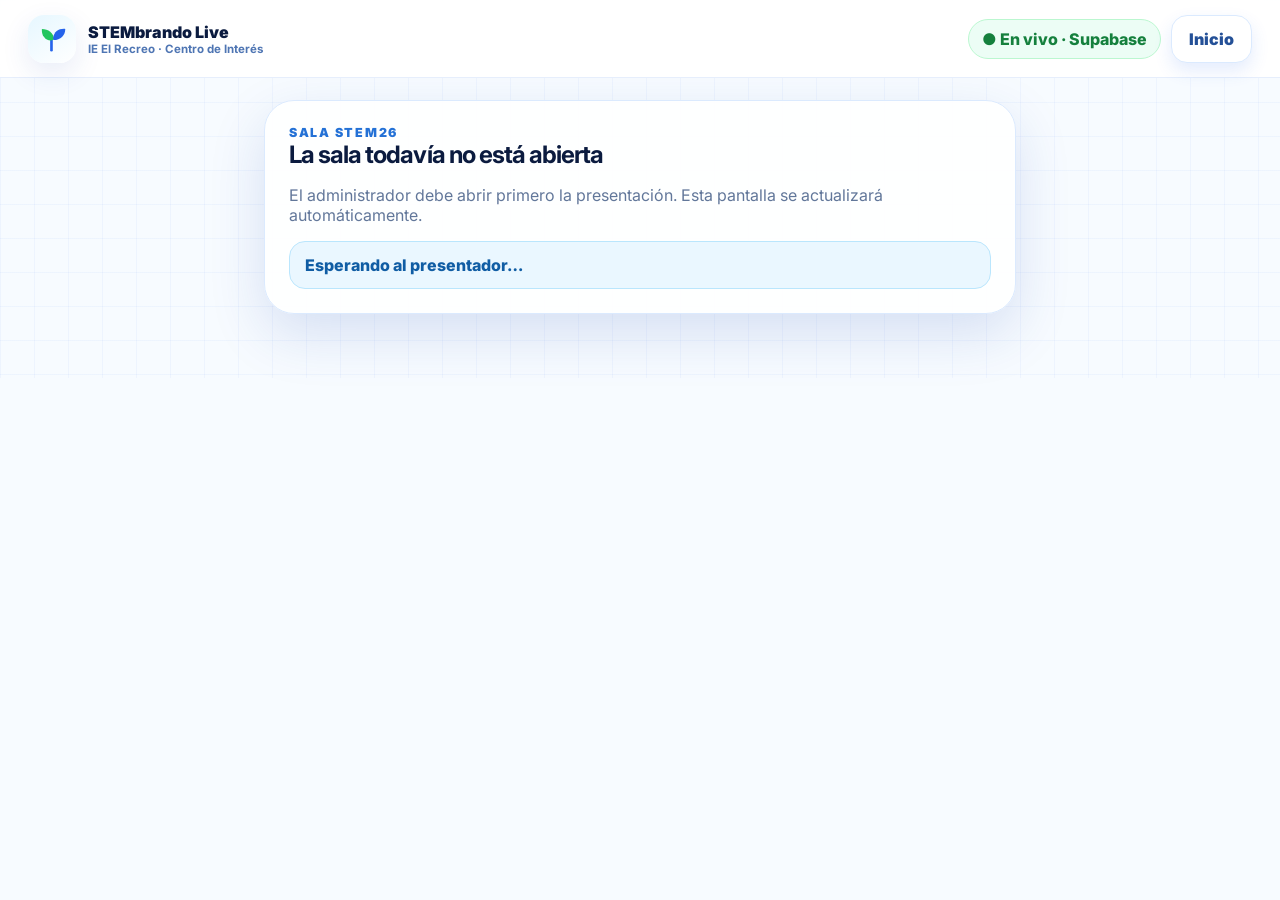
<file: estudiante.html>
<!doctype html>
<html lang="es">
<head>
<meta charset="utf-8">
<meta name="viewport" content="width=device-width,initial-scale=1,viewport-fit=cover">
<meta name="theme-color" content="#0b1b3f">
<title>STEMbrando Live · IE El Recreo</title>
<link rel="preconnect" href="https://fonts.googleapis.com">
<link rel="preconnect" href="https://fonts.gstatic.com" crossorigin>
<link href="https://fonts.googleapis.com/css2?family=Inter:wght@400;600;700;800;900&display=swap" rel="stylesheet">
<style>
:root{--navy:#0b1b3f;--blue:#2563eb;--cyan:#08b7df;--green:#22c55e;--lime:#86efac;--purple:#7c3aed;--yellow:#facc15;--coffee:#8b5e34;--cream:#f8fbff;--ink:#13284e;--muted:#62779a;--line:#dbeafe;--card:#ffffffee;--shadow:0 20px 55px rgba(30,64,175,.15);--soft:0 10px 28px rgba(30,64,175,.10)}
*{box-sizing:border-box}html,body{margin:0;min-height:100%;font-family:Inter,system-ui,sans-serif;color:var(--ink);background:#f7fbff}body{background-image:linear-gradient(rgba(37,99,235,.045) 1px,transparent 1px),linear-gradient(90deg,rgba(37,99,235,.045) 1px,transparent 1px);background-size:34px 34px}button,input,select{font:inherit}button{cursor:pointer}.hidden{display:none!important}.w100{width:100%}.muted{color:var(--muted)}
.topbar{height:78px;display:flex;align-items:center;justify-content:space-between;padding:0 28px;background:#ffffffef;border-bottom:1px solid #e6eefc;position:sticky;top:0;z-index:30;backdrop-filter:blur(18px)}.brand{display:flex;align-items:center;gap:12px;font-weight:900;color:var(--navy)}.brandmark{width:48px;height:48px;border-radius:16px;background:linear-gradient(145deg,#e6f7ff,#fff);box-shadow:var(--soft);display:grid;place-items:center}.brandmark svg{width:34px}.brand small{display:block;color:#4e75b3;font-weight:700;font-size:.72rem}.nav-actions{display:flex;gap:10px;align-items:center}.pill{border:1px solid var(--line);background:#fff;border-radius:999px;padding:9px 13px;font-weight:800;color:#48658d}.pill.live{background:#ecfdf5;color:#15803d;border-color:#bbf7d0}.pill.local{background:#fff7ed;color:#c2410c;border-color:#fed7aa}
.btn{border:0;border-radius:16px;padding:13px 17px;font-weight:900;transition:.2s;box-shadow:0 8px 18px rgba(37,99,235,.12)}.btn:hover{transform:translateY(-1px)}.btn-blue{background:linear-gradient(135deg,#2563eb,#0ea5e9);color:#fff}.btn-green{background:linear-gradient(135deg,#16a34a,#22c55e);color:#fff}.btn-purple{background:linear-gradient(135deg,#7c3aed,#a855f7);color:#fff}.btn-soft{background:#fff;color:#245097;border:1px solid var(--line)}.btn-danger{background:#fff1f2;color:#be123c;border:1px solid #fecdd3}.btn:disabled{opacity:.45;cursor:not-allowed;transform:none}
.home{max-width:1260px;margin:34px auto;padding:0 22px 50px}.hero{display:grid;grid-template-columns:1.15fr .85fr;gap:26px;align-items:stretch}.hero-copy,.hero-art{border:1px solid var(--line);background:var(--card);border-radius:34px;box-shadow:var(--shadow);overflow:hidden}.hero-copy{padding:46px;position:relative}.eyebrow{font-size:.78rem;text-transform:uppercase;letter-spacing:.14em;font-weight:900;color:#2471d6}.hero h1{font-size:clamp(3rem,7vw,6rem);line-height:.92;letter-spacing:-.07em;margin:14px 0}.hero h1 span{color:var(--cyan)}.hero p{font-size:1.15rem;line-height:1.6;color:#536e95}.hero-buttons{display:flex;gap:12px;flex-wrap:wrap;margin-top:26px}.hero-art{min-height:520px;position:relative;background:linear-gradient(160deg,#eaf7ff,#fff 42%,#effcf3)}.landscape{position:absolute;inset:0;overflow:hidden}.hill{position:absolute;border-radius:50% 50% 0 0}.hill.a{width:620px;height:220px;background:#b9e4ff;bottom:0;left:-130px}.hill.b{width:520px;height:180px;background:#9ee6ad;bottom:0;right:-90px}.mountain{position:absolute;width:240px;height:180px;clip-path:polygon(50% 0,100% 100%,0 100%);background:linear-gradient(#6aa9e6,#2656a1);right:55px;top:80px}.mountain:after{content:"";position:absolute;width:100%;height:100%;clip-path:polygon(50% 0,66% 28%,56% 22%,47% 36%,35% 26%);background:#fff}.house{position:absolute;right:105px;bottom:84px;width:130px;height:86px;background:#fff7ed;border-radius:6px;box-shadow:var(--soft)}.house:before{content:"";position:absolute;left:-10px;top:-46px;border-left:75px solid transparent;border-right:75px solid transparent;border-bottom:55px solid #e86e34}.tree{position:absolute;width:28px;height:80px;border-radius:60% 60% 45% 45%;background:linear-gradient(#34d399,#15803d);bottom:88px}.tree.t1{right:265px}.tree.t2{right:38px;height:95px}.teacher-card{position:absolute;left:36px;bottom:34px;width:260px;height:350px;border-radius:38px;background:linear-gradient(160deg,#ffffffcc,#dcefffcc);box-shadow:0 30px 60px #174a9c35;border:1px solid #fff;display:grid;place-items:center}.teacher{width:220px;height:280px;position:relative}.head{position:absolute;width:126px;height:144px;background:linear-gradient(#ffd9b8,#f2b187);border-radius:50% 50% 47% 47%;left:47px;top:42px;box-shadow:inset 0 -15px 0 rgba(183,107,65,.14)}.hair{position:absolute;width:132px;height:74px;left:42px;top:16px;background:#0d1729;border-radius:58% 48% 30% 25%;transform:rotate(-7deg);z-index:3;box-shadow:inset 14px 8px 0 #24314a}.eye{position:absolute;width:10px;height:15px;background:#14233c;border-radius:50%;top:88px;z-index:4}.eye.e1{left:78px}.eye.e2{left:126px}.smile{position:absolute;width:34px;height:17px;border-bottom:4px solid #8a3a26;border-radius:0 0 30px 30px;left:94px;top:122px;z-index:4}.body{position:absolute;left:34px;bottom:0;width:150px;height:118px;border-radius:48px 48px 18px 18px;background:linear-gradient(145deg,#111827,#273858)}.shirt{position:absolute;left:86px;bottom:8px;width:48px;height:90px;background:#fff;clip-path:polygon(15% 0,85% 0,100% 100%,0 100%)}.laptop{position:absolute;left:4px;bottom:12px;width:178px;height:92px;border-radius:12px;background:linear-gradient(#75839a,#475569);transform:perspective(180px) rotateX(-7deg);box-shadow:0 15px 30px #1e293b44;z-index:6}.laptop:after{content:"🌱";position:absolute;left:76px;top:28px;font-size:22px;filter:grayscale(1) brightness(2)}.wifi{position:absolute;left:68px;top:45px;font-size:56px;color:#0ea5e9}.circuit{position:absolute;right:24px;top:36px;color:#43a4ff;opacity:.8}.circuit svg{width:170px}.feature-strip{display:grid;grid-template-columns:repeat(4,1fr);gap:14px;margin-top:24px}.feature{background:#fff;border:1px solid var(--line);border-radius:22px;padding:18px;box-shadow:var(--soft)}.feature .iconbox{width:50px;height:50px;border-radius:16px;display:grid;place-items:center;font-size:25px;color:#fff;margin-bottom:12px}.i-blue{background:linear-gradient(145deg,#2563eb,#0ea5e9)}.i-green{background:linear-gradient(145deg,#16a34a,#4ade80)}.i-purple{background:linear-gradient(145deg,#7c3aed,#a855f7)}.i-yellow{background:linear-gradient(145deg,#f59e0b,#facc15)}.feature b{display:block;color:var(--navy);margin-bottom:5px}.feature span{font-size:.88rem;color:var(--muted)}
.presenter{padding:18px}.presenter-grid{max-width:1550px;margin:auto;display:grid;grid-template-columns:minmax(0,1fr) 330px;gap:18px}.stage-card,.side-card{background:#ffffffef;border:1px solid var(--line);border-radius:30px;box-shadow:var(--soft)}.stage-card{overflow:hidden}.stage-toolbar{display:flex;align-items:center;gap:12px;padding:14px 18px;border-bottom:1px solid var(--line);background:#fbfdff}.progress{height:7px;background:#e8f1ff}.progress i{display:block;height:100%;width:0;background:linear-gradient(90deg,var(--green),var(--cyan),var(--purple));transition:.3s}.slide{min-height:720px;padding:42px;position:relative;overflow:hidden}.slide:after{content:"";position:absolute;width:420px;height:420px;border-radius:50%;right:-170px;top:-170px;background:radial-gradient(circle,#dff5ff 0,#eef8ff 55%,transparent 70%);z-index:0}.slide>*{position:relative;z-index:1}.slide h1,.slide h2{color:var(--navy);letter-spacing:-.055em;margin:10px 0 14px}.slide h1{font-size:clamp(3rem,7vw,6rem)}.slide h2{font-size:clamp(2.25rem,5vw,4.4rem);line-height:1}.slide .lead{font-size:1.24rem;line-height:1.55;color:#526b91;max-width:1000px}.side{display:flex;flex-direction:column;gap:14px}.side-card{padding:18px}.side-card h3{font-size:1rem;margin:0 0 12px;color:var(--navy)}.controls{display:grid;grid-template-columns:1fr 1fr;gap:8px}.notes{font-size:.9rem;line-height:1.48;color:#587097}.qr{min-height:208px;border:1px dashed #b8d3fb;border-radius:20px;display:grid;place-items:center;background:#f8fbff}.qr canvas{max-width:185px!important;max-height:185px!important}.urlbox{font-size:.75rem;word-break:break-all;color:#587097;margin-top:8px}.people{display:flex;flex-wrap:wrap;gap:6px;max-height:120px;overflow:auto}.people span{font-size:.76rem;background:#eef6ff;border:1px solid var(--line);padding:5px 8px;border-radius:999px;font-weight:800}.rank{display:grid;gap:7px}.rank-row{display:grid;grid-template-columns:28px 1fr auto;gap:8px;align-items:center;padding:8px 9px;border:1px solid #e3edff;background:#f8fbff;border-radius:14px}.rank-row b:first-child{width:26px;height:26px;border-radius:9px;background:var(--blue);color:#fff;display:grid;place-items:center}.rank-row strong{color:#159947}.stats{font-size:.86rem;color:#4b678f}.timer{font-variant-numeric:tabular-nums;font-weight:900;color:var(--navy)}
.cards{display:grid;grid-template-columns:repeat(3,1fr);gap:18px;margin-top:28px}.card{border:1px solid var(--line);background:#fff;border-radius:26px;padding:22px;box-shadow:var(--soft)}.card .bigicon{width:66px;height:66px;border-radius:22px;display:grid;place-items:center;font-size:32px;color:#fff;margin-bottom:16px}.card h3{margin:0 0 9px;font-size:1.2rem;color:var(--navy)}.card p{margin:0;color:#5c7396;line-height:1.45}.two{grid-template-columns:1fr 1fr}.four{grid-template-columns:repeat(4,1fr)}.path{display:grid;grid-template-columns:1fr 170px 1fr;gap:18px;align-items:center;margin-top:32px}.bridge{height:170px;border-radius:50%;background:linear-gradient(145deg,#22c55e,#0ea5e9);color:#fff;display:grid;place-items:center;text-align:center;font-weight:900;box-shadow:0 20px 45px #0ea5e944}.project{border-radius:32px;padding:28px;border:1px solid var(--line);background:#fff;box-shadow:var(--soft)}.project.cafesec{background:linear-gradient(145deg,#fff,#f1fbef)}.project.cafetech{background:linear-gradient(145deg,#fff,#eef7ff)}.project h3{font-size:2rem;margin:0 0 10px;color:var(--navy)}.project ul{color:#506c94;line-height:1.7;font-weight:700}.process{display:flex;align-items:center;gap:8px;flex-wrap:wrap;margin-top:24px}.node{padding:13px 16px;border-radius:17px;background:#fff;border:1px solid var(--line);font-weight:900;color:#22519b;box-shadow:var(--soft)}.arrow{color:#2f85dc;font-weight:900}.cycle{display:flex;flex-wrap:wrap;gap:10px;align-items:center;margin-top:28px}.cycle span{padding:14px 17px;border-radius:999px;background:#fff;border:1px solid var(--line);font-weight:900;box-shadow:var(--soft)}.cycle i{width:28px;height:4px;border-radius:99px;background:var(--green)}.source-links{display:flex;flex-wrap:wrap;gap:10px;margin-top:26px}.source-links a{display:inline-flex;padding:12px 15px;border-radius:14px;background:var(--navy);color:#fff;text-decoration:none;font-weight:800}.cloud{display:flex;flex-wrap:wrap;gap:12px;align-items:center;justify-content:center;min-height:330px;padding:24px;margin-top:24px;border:1px dashed #bcd6fb;background:linear-gradient(145deg,#fff,#f4f9ff);border-radius:30px}.cloud span{font-weight:900;color:#1e5cab}.cloud span:nth-child(3n){color:#15803d}.cloud span:nth-child(4n){color:#7c3aed}.cloud span:nth-child(5n){color:#c2410c}.approval{width:320px;height:320px;border-radius:50%;margin:36px auto;background:conic-gradient(var(--green) 0deg,var(--cyan) 260deg,#dbeafe 0);display:grid;place-items:center;align-content:center;color:#fff;box-shadow:0 20px 50px #0ea5e944}.approval b{font-size:5rem}.approval span{font-weight:900}.quiz-preview{display:grid;grid-template-columns:.8fr 1.2fr;gap:22px;margin-top:28px}.quiz-preview>div{border:1px solid var(--line);background:#fff;border-radius:28px;padding:28px;box-shadow:var(--soft)}.quiz-options{display:grid;gap:10px}.quiz-options div{padding:15px;border:1px solid var(--line);background:#f5f9ff;border-radius:16px;font-weight:800;color:#2d5795}
.audience{max-width:780px;margin:22px auto;padding:0 14px 50px}.aud-card{border:1px solid var(--line);background:#ffffffef;border-radius:30px;padding:24px;box-shadow:var(--shadow);margin-bottom:14px}.aud-card h2{margin:0 0 8px;color:var(--navy);letter-spacing:-.04em}.form{display:grid;gap:12px}.field{display:grid;gap:6px}.field label{font-size:.82rem;font-weight:800;color:#52709a}.field input,.field select{border:1px solid #bfd4f4;background:#fff;border-radius:15px;padding:13px 14px;color:var(--ink);outline:none}.avatar-grid{display:grid;grid-template-columns:repeat(4,1fr);gap:10px}.avatar{border:1px solid var(--line);background:#f8fbff;border-radius:18px;padding:8px;min-height:74px;font-size:34px}.avatar.active{outline:3px solid #60a5fa;background:#eff6ff}.interaction h3{font-size:1.3rem;color:var(--navy)}.answers{display:grid;gap:10px;margin-top:16px}.answers button{border:1px solid var(--line);background:#f8fbff;border-radius:18px;padding:15px;text-align:left;font-weight:850;color:#244f91}.answers button:hover,.answers button.sel{background:var(--blue);color:#fff}.text-answer{display:flex;gap:10px;margin-top:14px}.text-answer input{flex:1;border:1px solid #bfd4f4;border-radius:15px;padding:13px}.notice{padding:13px 15px;border-radius:16px;background:#eaf7ff;border:1px solid #bae6fd;color:#105da4;font-weight:800;margin-top:12px}.notice.warn{background:#fff7ed;border-color:#fed7aa;color:#9a3412}
.emoji-chip{display:inline-flex;align-items:center;gap:8px;background:#fff;border:1px solid var(--line);padding:8px 12px;border-radius:999px;box-shadow:var(--soft);font-weight:800;color:#315a93}.badge{display:inline-flex;align-items:center;justify-content:center;min-width:150px;min-height:64px;padding:12px 16px;border-radius:28px;background:linear-gradient(145deg,#0d7955,#14b8a6);color:#fff;font-weight:900;transform:rotate(-2deg);box-shadow:0 12px 25px #065f4644}.badge.gold{background:linear-gradient(145deg,#f59e0b,#facc15);color:#5a3900;transform:rotate(2deg)}
@media(max-width:1100px){.hero{grid-template-columns:1fr}.feature-strip{grid-template-columns:repeat(2,1fr)}.presenter-grid{grid-template-columns:1fr}.side{display:grid;grid-template-columns:repeat(2,1fr)}.cards.four{grid-template-columns:repeat(2,1fr)}.path{grid-template-columns:1fr}.bridge{height:auto;border-radius:24px;padding:22px}.slide{min-height:660px}}
@media(max-width:700px){.topbar{height:auto;min-height:70px;padding:10px 14px}.brand small{display:none}.home{padding:0 12px 30px}.hero-copy{padding:28px}.hero-art{min-height:440px}.teacher-card{transform:scale(.8);transform-origin:left bottom}.feature-strip,.cards,.cards.four,.cards.two,.quiz-preview,.side{grid-template-columns:1fr}.presenter{padding:8px}.slide{padding:24px;min-height:650px}.slide h2{font-size:2.3rem}.side-card.qr-card{display:none}.avatar-grid{grid-template-columns:repeat(2,1fr)}.text-answer{flex-direction:column}.nav-actions .pill{display:none}}
</style>
</head>
<body>
<header class="topbar"><div class="brand"><div class="brandmark"><svg viewBox="0 0 64 64" fill="none"><path d="M31 53V28" stroke="#2563eb" stroke-width="5" stroke-linecap="round"/><path d="M30 35C18 34 12 24 13 13c12 0 22 7 23 20" fill="#22c55e"/><path d="M34 30c2-12 11-18 23-17 0 12-9 21-22 21" fill="#2563eb"/></svg></div><div>STEMbrando Live<small>IE El Recreo · Centro de Interés</small></div></div><div class="nav-actions"><span id="modePill" class="pill">Conectando…</span><button class="btn btn-soft" onclick="goHome()">Inicio</button></div></header>
<div id="app"></div>
<script>
const P=new URLSearchParams(location.search);
const storedCfg=JSON.parse(localStorage.getItem('stembrando-supabase')||'{}');
const CFG={room:'STEM26',supabaseUrl:P.get('sb')||storedCfg.supabaseUrl||'https://kfeeffrcwvlpblzidslf.supabase.co',supabasePublishableKey:P.get('key')||storedCfg.supabasePublishableKey||'sb_publishable_obxYwkQItkgkn6s8fq3HtA_Kq85mUMm'};
const MEN34='https://www.mineducacion.gov.co/portal/Preescolar-basica-y-media/Referentes-de-calidad/430002:Ruta-de-Mejoramiento-Institucional-para-una-Educacion-de-Calidad-Actualizacion-de-la-Guia-N-34';
const CENTROS='https://www.mineducacion.gov.co/portal/micrositios-institucionales/Centros-de-Interes-para-la-Formacion-Integral/';
const OBS='https://obsedutic.mineducacion.gov.co/centros25';
const CI_BANK='https://contenidos.test.ia.colombiaaprende.edu.co/experiencias';
const CI_CAFE='https://contenidos.test.ia.colombiaaprende.edu.co/experiencias/1031';
const LINEAMIENTOS_2026='https://www.mineducacion.gov.co/portal/salaprensa/Comunicados/430005:Ministerio-de-Educacion-presenta-los-nuevos-lineamientos-curriculares-para-fortalecer-la-formacion-integral-en-los-colegios';
function createRestClient(base,key){
  class Q{
    constructor(table){this.table=table;this.op='select';this.body=null;this.filters=[];this.ord=null;this.single=false;this.conflict=''}
    select(){this.op='select';return this} insert(body){this.op='insert';this.body=body;return this} update(body){this.op='update';this.body=body;return this} delete(){this.op='delete';return this} upsert(body,opt={}){this.op='upsert';this.body=body;this.conflict=opt.onConflict||'';return this}
    eq(k,v){this.filters.push([k,'eq.'+v]);return this} order(k,opt={}){this.ord=k+'.'+(opt.ascending===false?'desc':'asc');return this} maybeSingle(){this.single=true;return this}
    then(ok,bad){return this.exec().then(ok,bad)}
    async exec(){try{const u=new URL(base.replace(/\/$/,'')+'/rest/v1/'+this.table);if(this.op==='select')u.searchParams.set('select','*');for(const [k,v] of this.filters)u.searchParams.append(k,v);if(this.ord)u.searchParams.set('order',this.ord);if(this.op==='upsert'&&this.conflict)u.searchParams.set('on_conflict',this.conflict);const h={'apikey':key,'Authorization':'Bearer '+key,'Content-Type':'application/json'};let method='GET';if(this.op==='insert'||this.op==='upsert'){method='POST';h['Prefer']=(this.op==='upsert'?'resolution=merge-duplicates,':'')+'return=representation'}if(this.op==='update'){method='PATCH';h['Prefer']='return=representation'}if(this.op==='delete'){method='DELETE';h['Prefer']='return=representation'}const resp=await fetch(u,{method,headers:h,body:method==='GET'||method==='DELETE'?undefined:JSON.stringify(this.body)});const txt=await resp.text();let data=null;if(txt){try{data=JSON.parse(txt)}catch{data=txt}}if(!resp.ok)return{data:null,error:{message:(data&&data.message)||String(data||resp.statusText),status:resp.status}};if(this.single)data=Array.isArray(data)?(data[0]||null):data;return{data,error:null}}catch(e){return{data:null,error:{message:e.message||String(e)}}}}
  }
  return{from:t=>new Q(t)}
}
let hasConfig=Boolean(CFG.supabaseUrl&&CFG.supabasePublishableKey);let sb=hasConfig?createRestClient(CFG.supabaseUrl,CFG.supabasePublishableKey):null;
const app=document.getElementById('app');const $=(s,r=document)=>r.querySelector(s);const $$=(s,r=document)=>[...r.querySelectorAll(s)];const esc=s=>String(s??'').replace(/[&<>"']/g,m=>({'&':'&amp;','<':'&lt;','>':'&gt;','"':'&quot;',"'":'&#39;'}[m]));const nowIso=()=>new Date().toISOString();const uid=()=>crypto.randomUUID();
const pathName=location.pathname.toLowerCase();const forcedView=pathName.endsWith('/presentador.html')?'presenter':(pathName.endsWith('/estudiante.html')?'audience':null);const view=forcedView||P.get('view')||'home';const room=P.get('room')||CFG.room;let channel=null;let poll=null;let currentSnap={session:null,participants:[],responses:[],approvals:[],leaderboard:[]};
const QUIZZES={q1:{type:'quiz',id:'q1',prompt:'Según el enfoque de Centros de Interés, ¿qué describe mejor a STEMbrando?',options:['Una actividad ocasional para usar computadores','Una estrategia que conecta motivaciones, territorio, investigación y aprendizaje activo','Una feria aislada para mostrar maquetas','Una clase extra de informática sin relación con el PEI'],correct:1,timeLimit:25},q2:{type:'quiz',id:'q2',prompt:'En CAFÉSEC, ¿qué evidencia ayuda a seguir el avance del secado?',options:['Solo el color observado del grano','Pérdida de peso, temperatura, humedad relativa, tiempo y ventilación','La velocidad de internet del laboratorio','La cantidad de diapositivas de la exposición'],correct:1,timeLimit:25},q3:{type:'quiz',id:'q3',prompt:'Para que CAFETECH clasifique café de forma confiable, ¿qué necesita antes de prometer resultados?',options:['Más LEDs decorativos','Un dataset representativo, etiquetado y validado con pruebas','Pintar la tolva de un solo color','Cambiar el nombre del proyecto cada periodo'],correct:1,timeLimit:25}};
const SLIDES=[
{id:'cover',type:'cover',duration:65,eyebrow:'Centro de Interés · Formación integral · IE El Recreo',title:'STEMbrando',subtitle:'Café, datos y tecnología para crear desde el territorio.',notes:'Abrir con la idea de que no hablamos de aparatos, sino de una ruta para convertir problemas del territorio en aprendizaje, evidencia y pertenencia.'},
{id:'centros',type:'centros',duration:85,eyebrow:'01 · Marco actual',title:'¿Por qué un Centro de Interés puede ser potente?',subtitle:'Conecta motivaciones, territorio, exploración, investigación, áreas del conocimiento y producción de soluciones.',notes:'El MEN define los Centros de Interés como estrategia de formación integral, activa, participativa y crítica. Resaltar que deben dialogar con intereses de estudiantes y comunidad, no convertirse en una asignatura extra.'},
{id:'identity',type:'identity',duration:70,eyebrow:'02 · Identidad institucional',title:'La IE El Recreo puede ser un centro de creación rural',subtitle:'Pertenecer a la institución debe significar crear, probar, mejorar y comunicar soluciones con identidad propia.',notes:'Hablar en positivo de divulgación y apropiación por sede; no señalar carencias.'},
{id:'resources',type:'resources',duration:65,eyebrow:'03 · Capital ya ganado',title:'Ya no partimos de cero',subtitle:'Los recursos obtenidos deben convertirse en experiencias visibles, sostenibles y evaluables.',notes:'Resaltar laboratorios STEM Kid Innovador, computadores y robótica como base para escalar.'},
{id:'cloud',type:'cloud',duration:75,eyebrow:'04 · Participación docente',title:'¿Qué reto del territorio debería convertirse en experiencia STEM?',subtitle:'Respondan desde el celular. La nube se construye en vivo.',interaction:{type:'word',id:'cloud-opening',prompt:'¿Qué reto del territorio podría convertirse en Centro de Interés?'},notes:'Tomar dos respuestas y conectarlas con café, agua, energía, clima, producción o comunidad.'},
{id:'paths',type:'paths',duration:75,eyebrow:'05 · Un centro, dos rutas',title:'STEMbrando se adapta por sede sin perder identidad',subtitle:'CAFÉSEC y CAFETECH comparten territorio cafetero, pero resuelven problemas distintos.',notes:'El Recreo: secado monitoreado. Filo de Platanares: clasificación tecnológica. Una identidad común, dos rutas demostrables.'},
{id:'cafesec',type:'cafesec',duration:95,eyebrow:'06 · CAFÉSEC · El Recreo',title:'Secado monitoreado de café: del proceso a los datos',subtitle:'Temperatura, humedad relativa del aire, peso, tiempo y ventilación se convierten en variables para investigar y decidir.',notes:'Aclarar técnicamente: DHT11 mide humedad relativa del aire, no humedad comercial del grano. CAFÉSEC estima avance del secado mediante varias evidencias y comparación, no promete una medición exacta con sensores escolares.'},
{id:'cafesec2',type:'cafesec2',duration:90,eyebrow:'07 · CAFÉSEC como Centro de Interés',title:'Bondades pedagógicas y retos reales',subtitle:'Su fortaleza está en convertir una práctica del territorio en pregunta, prototipo, datos, comparación y mejora.',notes:'Bondades: pertinencia rural, interdisciplinariedad, experimentación, sostenibilidad y diálogo con saber familiar. Retos: calibración, control de variables, capa homogénea, validación y evitar afirmar que acelera o mejora el secado antes de medirlo.'},
{id:'cafetech',type:'cafetech',duration:95,eyebrow:'08 · CAFETECH · Filo de Platanares',title:'Clasificador tecnológico de café: un sistema de sistemas',subtitle:'Tolva → banda → cámara → datos/IA local → decisión → servo → registro.',notes:'Presentarlo como proceso de diseño, construcción, programación, entrenamiento y validación; no afirmar precisión ni fase final si aún está en integración.'},
{id:'cafetech2',type:'cafetech2',duration:90,eyebrow:'09 · CAFETECH como Centro de Interés',title:'Bondades pedagógicas y retos reales',subtitle:'Integra mecánica, electrónica, visión/datos, pensamiento computacional, emprendimiento y comunicación.',notes:'Bondades: roles auténticos, modularidad, dataset propio, análisis de errores y propuesta de valor. Retos: iluminación, calidad del dataset, atasco mecánico, sincronización, falsos positivos, mantenibilidad y validación de precisión.'},
{id:'men34',type:'men34',duration:85,eyebrow:'10 · Gestión y sostenibilidad',title:'Guía 34 + Centros de Interés: de la idea al mejoramiento',subtitle:'Formación integral, evidencias, seguimiento, participación, innovación y decisiones de mejora.',notes:'La actualización 2026 de la Guía 34 pone la formación integral, innovación, bienestar, participación y decisiones basadas en evidencias dentro del mejoramiento institucional.'},
{id:'divulgacion',type:'divulgacion',duration:70,eyebrow:'11 · Apropiación y divulgación',title:'Que el Centro de Interés se vea, se entienda y se desee',subtitle:'Comunicación interna, micro-muestras, embajadores, roles y acompañamiento situado.',notes:'Plantear estrategias para todas las sedes, con acompañamiento situado y visibilidad de productos y procesos.'},
{id:'belonging',type:'belonging',duration:65,eyebrow:'12 · Pertenencia y permanencia',title:'Asistir debe tener sentido creativo',subtitle:'Retos, roles, evidencia pública y orgullo institucional pueden fortalecer la vinculación con la escuela.',notes:'No prometer que por sí solo resolverá la asistencia. Presentarlo como una estrategia para aumentar sentido, agencia, visibilidad y pertenencia.'},
{id:'quiz1',type:'quiz',duration:50,eyebrow:'13 · Reto relámpago',title:'Pregunta 1 · Centro de Interés',subtitle:'Cuenta el acierto y también la velocidad.',interaction:QUIZZES.q1,notes:'Respuesta correcta: opción B.'},
{id:'quiz2',type:'quiz',duration:50,eyebrow:'14 · Reto relámpago',title:'Pregunta 2 · CAFÉSEC',subtitle:'Datos para decidir, no solo intuición.',interaction:QUIZZES.q2,notes:'Respuesta correcta: opción B.'},
{id:'quiz3',type:'quiz',duration:50,eyebrow:'15 · Reto relámpago',title:'Pregunta 3 · CAFETECH',subtitle:'El podio empieza a moverse.',interaction:QUIZZES.q3,notes:'Respuesta correcta: opción B.'},
{id:'close',type:'final',duration:80,eyebrow:'16 · Cierre',title:'Un futuro mejor también se enseña',subtitle:'Leer el territorio, crear prototipos, medir, comunicar y mejorar.',interaction:{type:'word',id:'cloud-close',prompt:'En una palabra: ¿qué idea te llevas para fortalecer STEMbrando?'},notes:'Mostrar ranking y cerrar con la idea: territorio + investigación + creación + evidencia + mejora.'}
];
function setModePill(ok=true){const e=$('#modePill');if(!e)return;e.textContent=ok?'● En vivo · Supabase':'● Sin conexión';e.className='pill '+(ok?'live':'local')}
function baseDir(){return location.pathname.replace(/[^/]*$/,'')}function goHome(){if(forcedView==='presenter'){location.href=new URL('presentador.html?room='+encodeURIComponent(room),location.href).href;return}if(forcedView==='audience'){location.href=new URL('estudiante.html?room='+encodeURIComponent(room),location.href).href;return}location.href=baseDir()}function goto(v){const file=v==='presenter'?'presentador.html':'estudiante.html';location.href=new URL(file+'?room='+encodeURIComponent(room),location.href).href}
async function ensureSession(){const{data,error}=await sb.from('sessions').select('*').eq('room',room).maybeSingle();if(error)throw error;if(!data){const r=await sb.from('sessions').insert({room,slide_index:-1,active_interaction:null,updated_at:nowIso()});if(r.error)throw r.error}return true}
async function snapshot(){const [s,p,r,a]=await Promise.all([sb.from('sessions').select('*').eq('room',room).maybeSingle(),sb.from('participants').select('*').eq('room',room).order('created_at'),sb.from('responses').select('*').eq('room',room).order('created_at'),sb.from('approvals').select('*').eq('room',room).order('created_at')]);const participants=p.data||[],responses=r.data||[],approvals=a.data||[];const sm=new Map(participants.map(x=>[x.id,{...x,score:0,correct:0,responses:0}]));responses.forEach(x=>{const q=sm.get(x.participant_id);if(q){q.score+=Number(x.points||0);q.responses++;if(x.correct===true)q.correct++}});return{session:s.data,participants,responses,approvals,leaderboard:[...sm.values()].sort((a,b)=>b.score-a.score||b.correct-a.correct||a.name.localeCompare(b.name))}}
function slideCheckId(i){return`slide-check-${i}`}
function slideCheckStats(snap,i){
  const total=snap.participants.length;
  const ids=new Set(snap.approvals.filter(a=>a.interaction_id===slideCheckId(i)&&a.approved===true).map(a=>a.participant_id));
  const checked=ids.size;
  const required=total?Math.floor(total*.8)+1:0;
  const pct=total?Math.round((checked/total)*100):100;
  return{total,checked,required,pct,met:total===0||(checked/total)>.8,ids};
}
function subscribe(cb){clearInterval(poll);poll=setInterval(cb,1500)}
function card(icon,title,text,cls='i-blue'){return`<div class="card"><div class="bigicon ${cls}">${icon}</div><h3>${title}</h3><p>${text}</p></div>`}
function renderSlide(s,snap){let body='';if(s.type==='cover')body=`<div style="display:grid;grid-template-columns:1.1fr .9fr;gap:28px;align-items:center"><div><div class="emoji-chip">🌱 Centro de Interés · rural · tecnológico</div><h1>STEM<span style="color:#08b7df">brando</span></h1><p class="lead">${s.subtitle}</p><div class="source-links"><span class="badge">EDUCACIÓN QUE SIEMBRA FUTURO</span><span class="badge gold">DOCENTES QUE TRANSFORMAN</span></div></div><div class="hero-art" style="min-height:420px;border-radius:32px"><div class="landscape"><div class="mountain"></div><div class="hill a"></div><div class="hill b"></div><div class="house"></div><div class="tree t1"></div><div class="tree t2"></div><div class="teacher-card" style="transform:scale(.82);transform-origin:left bottom"><div class="teacher"><div class="hair"></div><div class="head"></div><div class="eye e1"></div><div class="eye e2"></div><div class="smile"></div><div class="body"></div><div class="shirt"></div><div class="laptop"></div></div></div><div class="wifi">⌁</div></div></div></div>`;
if(s.type==='centros')body=`<div class="cards four">${card('🎯','Parte de intereses reales','El MEN plantea que el Centro de Interés se conecta con motivaciones, necesidades e intereses de estudiantes.','i-blue')}${card('🧭','Territorio y comunidad','La escuela dialoga con problemas, saberes y oportunidades del entorno.','i-green')}${card('🔬','Exploración e investigación','La experiencia pasa de observar a preguntar, probar, registrar y producir evidencia.','i-purple')}${card('🧩','Articulación de áreas','No es una asignatura extra: integra conocimientos y capacidades alrededor de un reto.','i-yellow')}</div><div class="cycle"><span>Interés</span><i></i><span>Pregunta</span><i></i><span>Investigación</span><i></i><span>Prototipo</span><i></i><span>Evidencia</span><i></i><span>Socialización</span></div><div class="notice" style="margin-top:20px"><b>Referencia nacional:</b> el Banco de Proyectos de CTeI reúne experiencias de robótica, STEM, programación, agrotech y ambiente, incluidas propuestas rurales aplicadas al café.</div><div class="source-links"><a href="${CENTROS}" target="_blank" rel="noopener">MEN · Centros de Interés ↗</a><a href="${OBS}" target="_blank" rel="noopener">Observatorio MEN ↗</a><a href="${CI_BANK}" target="_blank" rel="noopener">Banco de proyectos CTeI ↗</a></div>`;
if(s.type==='identity')body=`<div class="cards two">${card('🏫','Una institución con sello propio','Que estudiantes y comunidad reconozcan a la IE El Recreo como lugar donde se crea y se experimenta.','i-blue')}${card('🌱','Identidad STEMbrando','Un mismo propósito, adaptado a las realidades y recursos de cada sede.','i-green')}</div><div class="cycle"><span>Asistir</span><i></i><span>Pertenecer</span><i></i><span>Crear</span><i></i><span>Mostrar</span><i></i><span>Mejorar</span></div>`;
if(s.type==='resources')body=`<div class="cards four">${card('🧪','2 laboratorios STEM','Kid Innovador: uno para cada sede.','i-blue')}${card('💻','10 computadores','Nueva capacidad para programación, datos y producción digital.','i-purple')}${card('🤖','Robótica sencilla','Kits para prototipar mecanismos, sensores y actuadores.','i-green')}${card('🛠️','Ecosistema escolar','Arduino, sensores, impresión 3D, Micro:bit y estaciones de trabajo.','i-yellow')}</div><p class="lead" style="margin-top:30px">La pregunta ya no es “¿qué equipo tenemos?”, sino “¿qué experiencia de aprendizaje construimos con él y qué evidencia deja?”.</p>`;
if(s.type==='cloud'){const words=snap.responses.filter(x=>x.interaction_id==='cloud-opening').map(x=>x.response);body=`<div class="cloud">${words.length?words.map((w,i)=>`<span style="font-size:${1+Math.min(2,i*.14)}rem">${esc(w)}</span>`).join(''):'<span class="muted">La nube aparecerá cuando el presentador active la dinámica.</span>'}</div>`}
if(s.type==='paths')body=`<div class="path"><div class="project cafesec"><div class="emoji-chip">☕ El Recreo</div><h3>CAFÉSEC</h3><p>Secado acelerado y monitoreado de café.</p><ul><li>Sensores y ventilación</li><li>Tiempo, temperatura y humedad relativa</li><li>Pérdida de peso y análisis</li><li>Comparación y mejora</li></ul></div><div class="bridge">STEMbrando<br>territorio + datos + creación</div><div class="project cafetech"><div class="emoji-chip">⚙️ Filo de Platanares</div><h3>CAFETECH</h3><p>Clasificador tecnológico de café.</p><ul><li>Tolva y banda</li><li>Cámara / dataset</li><li>Decisión y servos</li><li>Registro y validación</li></ul></div></div>`;
if(s.type==='cafesec')body=`<div class="project cafesec"><h3>Una investigación escolar sobre el secado</h3><div class="process"><span class="node">☕ Café en bandeja</span><span class="arrow">→</span><span class="node">🌡️ Temperatura</span><span class="arrow">→</span><span class="node">💧 HR del aire</span><span class="arrow">→</span><span class="node">⚖️ Peso</span><span class="arrow">→</span><span class="node">🌬️ Ventilación</span><span class="arrow">→</span><span class="node">📊 Registro</span></div><div class="cards four">${card('⚖️','Evidencia principal','Pérdida de peso y estabilización de la masa como indicador del avance del proceso.','i-blue')}${card('🌡️','Ambiente de secado','Temperatura y humedad relativa permiten interpretar las condiciones de la cámara.','i-purple')}${card('⚙️','Respuesta del sistema','Arduino puede controlar ventilación, LEDs, alertas y visualización según condiciones.','i-green')}${card('📝','Comparación','Bitácora y tabla permiten contrastar pruebas y discutir frente al secado tradicional.','i-yellow')}</div><div class="notice" style="margin-top:18px"><b>Precisión técnica:</b> un DHT11 mide humedad relativa del aire; un sensor capacitivo escolar solo puede usarse como indicador experimental. CAFÉSEC no debe afirmar humedad comercial del grano sin validación gravimétrica o instrumento especializado.</div></div>`;
if(s.type==='cafesec2')body=`<div class="cards two">${card('✅','Por qué funciona bien como CI','Parte de una práctica cafetera real; permite preguntar, construir, medir, comparar y dialogar con saberes familiares. Articula TI, pensamiento computacional, matemáticas, ciencias y emprendimiento.','i-green')}${card('⚠️','Reto científico','Controlar variables: misma cantidad de café, espesor de capa, flujo de aire, temperatura y tiempos. Sin esto, la comparación pierde validez.','i-yellow')}${card('🌱','Bondades','Aprendizaje situado; alfabetización de datos; cultura experimental; sostenibilidad; posibilidad de incorporar PET, energía solar y mejoras de diseño.','i-blue')}${card('🧪','Retos de validación','Calibrar sensores, reducir vibración en la celda de carga, documentar errores y comprobar con varias pruebas antes de hablar de “secado acelerado”.','i-purple')}</div><div class="source-links"><a href="${CI_CAFE}" target="_blank" rel="noopener">Precedente CI: robótica aplicada al café ↗</a><a href="${CI_BANK}" target="_blank" rel="noopener">Banco nacional de proyectos ↗</a></div>`;
if(s.type==='cafetech')body=`<div class="project cafetech"><h3>Un sistema de sistemas que debe validarse por etapas</h3><div class="process"><span class="node">Tolva</span><span class="arrow">→</span><span class="node">Banda</span><span class="arrow">→</span><span class="node">Cámara</span><span class="arrow">→</span><span class="node">Dataset / IA local</span><span class="arrow">→</span><span class="node">Decisión</span><span class="arrow">→</span><span class="node">Servo</span><span class="arrow">→</span><span class="node">Registro</span></div><div class="cards four">${card('🧱','Mecánica','Tolva, alimentación, banda y separación sin atascos.','i-yellow')}${card('📷','Percepción','Iluminación y cámara estables para obtener imágenes comparables.','i-blue')}${card('🧠','Datos e IA','Categorías, dataset etiquetado, entrenamiento local y análisis de errores.','i-purple')}${card('🤖','Control','Arduino/Mega y servos ejecutan la decisión y registran el resultado.','i-green')}</div></div>`;
if(s.type==='cafetech2')body=`<div class="cards two">${card('✅','Por qué funciona bien como CI','Resuelve un problema productivo del territorio y distribuye roles auténticos: mecánica, electrónica, programación, datos, comunicación y gestión.','i-green')}${card('⚠️','Reto de confiabilidad','La precisión depende de dataset, iluminación, cámara, categorías y sincronización mecánica; un demo no equivale todavía a una solución productiva validada.','i-yellow')}${card('📊','Bondades','Hace visible el ciclo completo dato → inferencia → decisión → acción → registro; permite medir precisión, errores y mejoras entre versiones.','i-blue')}${card('🛠️','Retos de ingeniería','Atascos, velocidad de banda, latencia, falsos positivos, mantenimiento, disponibilidad de Raspberry Pi/cámara y seguridad del sistema.','i-purple')}</div><div class="notice"><b>Valor pedagógico:</b> incluso los errores son evidencia útil: obligan a depurar, documentar y justificar decisiones de diseño.</div>`;
if(s.type==='men34')body=`<div class="cards four">${card('🧭','Formación integral y pertinencia','La actualización 2026 coloca la formación integral y las trayectorias educativas en el centro del mejoramiento.','i-green')}${card('💻','Innovación y transformación digital','La tecnología se valora cuando transforma ambientes, prácticas y oportunidades de aprendizaje.','i-blue')}${card('📊','Decidir con evidencias','Autoevaluación, seguimiento y evidencias permiten reconocer avances y orientar acciones de mejora.','i-purple')}${card('🤝','Participación y comunidad','Familias, comunidad y liderazgo compartido fortalecen apropiación y sostenibilidad.','i-yellow')}</div><div class="cycle"><span>Contexto</span><i></i><span>Reto</span><i></i><span>Prototipo</span><i></i><span>Evidencia</span><i></i><span>Autoevaluación</span><i></i><span>Ajuste</span></div><div class="notice" style="margin-top:18px">STEMbrando gana fuerza institucional cuando deja evidencia, comunica resultados, identifica retos y alimenta decisiones de mejoramiento; no cuando depende únicamente de una dotación o de una persona.</div><div class="source-links"><a href="${MEN34}" target="_blank" rel="noopener">Guía 34 actualizada · MEN ↗</a><a href="${LINEAMIENTOS_2026}" target="_blank" rel="noopener">Lineamientos 2026 · formación integral ↗</a></div>`;
if(s.type==='divulgacion')body=`<div class="cards three">${card('👀','Micro-muestras por sede','Diez minutos para ver, tocar, preguntar y entender qué se está construyendo.','i-blue')}${card('🎓','Embajadores STEM','Estudiantes explican a estudiantes y ayudan a convocar nuevas participaciones.','i-green')}${card('🪪','Pasaporte STEMbrando','Retos cortos, roles, sellos y reconocimiento visible.','i-purple')}${card('📸','Bitácora pública','Fotos, datos, errores, mejoras y próximos retos.','i-yellow')}${card('🧭','Acompañamiento situado','Cada sede adapta el centro a su contexto, recursos y ritmo.','i-blue')}${card('🚀','Convocatoria por retos','Café, agua, energía, clima, producción y comunidad; no solo materias.','i-green')}</div>`;
if(s.type==='belonging')body=`<div class="cards two">${card('🧑‍🔧','Roles reales','Diseñador, programador, comunicador, técnico, analista de datos, gestor de materiales.','i-blue')}${card('🏆','Demo days','Cierres periódicos para mostrar lo construido, lo que falló y lo que se mejora.','i-yellow')}${card('🎯','Misiones con impacto','Retos visibles para que asistir tenga sentido más allá de la nota.','i-green')}${card('💙','Orgullo institucional','Que estudiantes quieran decir: “esto lo hacemos aquí”.','i-purple')}</div>`;
if(s.type==='quiz'){const q=s.interaction;body=`<div class="quiz-preview"><div><div class="emoji-chip">⚡ Reto en vivo</div><h3 style="font-size:2rem;color:#0b1b3f">${esc(q.prompt)}</h3><p class="muted">Abre la dinámica desde el panel. El ranking combina acierto y velocidad.</p></div><div class="quiz-options">${q.options.map((o,i)=>`<div><b>${String.fromCharCode(65+i)}.</b> ${esc(o)}</div>`).join('')}</div></div>`}
if(s.type==='gate'){const total=snap.participants.length||0;const yes=snap.approvals.filter(x=>x.interaction_id==='gate-final'&&x.approved).length;const pct=total?Math.round(yes/total*100):0;body=`<div class="approval"><b>${pct}%</b><span>${yes}/${total} participantes han aprobado</span></div><p class="lead" style="text-align:center;margin:auto">La atención también puede convertirse en una interacción visible: todos confirman antes del cierre.</p>`}
if(s.type==='final')body=`<div class="cards two">${card('🌱','Leer el territorio','Los mejores retos empiezan cerca.','i-green')}${card('🛠️','Crear','Prototipos que permiten pensar con las manos.','i-blue')}${card('📊','Medir','Evidencia para decidir, no solo intuición.','i-purple')}${card('📣','Comunicar y mejorar','Hacer visible el proceso para construir cultura institucional.','i-yellow')}</div><div style="text-align:center;margin-top:30px"><span class="badge">EDUCACIÓN QUE SIEMBRA FUTURO</span> <span class="badge gold">STEMBRANDO</span></div>`;
return`<section class="slide"><div class="eyebrow">${esc(s.eyebrow)}</div><h2>${esc(s.title)}</h2><p class="lead">${esc(s.subtitle)}</p>${body}</section>`}
function renderRank(lb,n=7){return lb.slice(0,n).map((p,i)=>`<div class="rank-row"><b>${i+1}</b><span><b>${esc(p.name)}</b><small style="display:block;color:#7890b1">${esc(p.sede||'')}</small></span><strong>${p.score}</strong></div>`).join('')||'<div class="muted">Sin puntajes todavía.</div>'}
async function resetRoom(){if(!confirm('¿Crear una nueva sesión y borrar participantes, respuestas y ranking?'))return;await sb.from('responses').delete().eq('room',room);await sb.from('approvals').delete().eq('room',room);await sb.from('participants').delete().eq('room',room);await sb.from('sessions').delete().eq('room',room);clearInterval(poll);await renderPresenter()}
async function openWaitingRoom(){const snap=await snapshot();if(!snap.session){const r=await sb.from('sessions').insert({room,slide_index:-1,active_interaction:null,updated_at:nowIso()});if(r.error)throw r.error}await renderPresenter()}
function interactionForSlide(i){const s=SLIDES[i];return s?.interaction?{...s.interaction,opened_at:Date.now()}:null}
async function startPresentation(){await sb.from('sessions').update({slide_index:0,active_interaction:interactionForSlide(0),updated_at:nowIso()}).eq('room',room);await refreshPresenter()}
async function returnToLobby(){if(!confirm('¿Volver a sala de espera? Los participantes permanecerán inscritos.'))return;await sb.from('sessions').update({slide_index:-1,active_interaction:null,updated_at:nowIso()}).eq('room',room);await refreshPresenter()}
function audienceUrl(){const u=new URL('estudiante.html',location.href);u.searchParams.set('room',room);return u.href}
function presenterUrl(){const u=new URL('presentador.html',location.href);u.searchParams.set('room',room);return u.href}
function buildQR(){const el=$('#qr');if(!el)return;const u=audienceUrl();el.innerHTML=`<img src="https://api.qrserver.com/v1/create-qr-code/?size=180x180&data=${encodeURIComponent(u)}" width="180" height="180" alt="QR de acceso">`;$('#audUrl').textContent=u}
async function renderPresenter(){
  const pre=await snapshot();
  if(!pre.session){
    clearInterval(poll);
    app.innerHTML=`<main class="audience"><section class="aud-card"><div class="eyebrow">Panel del presentador · Sala ${room}</div><h2>STEMbrando Live está listo</h2><p class="muted">Primero abre la sala de espera. Después comparte el QR o el enlace de participantes. Cuando todos estén registrados, tú decides cuándo comienza la presentación.</p><div class="cards two" style="margin-top:22px"><div class="card"><div class="bigicon i-blue">1</div><h3>Abrir sala de espera</h3><p>Habilita el registro de participantes sin mostrar todavía las diapositivas.</p></div><div class="card"><div class="bigicon i-green">2</div><h3>Iniciar presentación</h3><p>Solo aparecerá cuando la sala ya esté abierta y haya llegado el momento de comenzar.</p></div></div><button class="btn btn-green w100" id="openLobby" style="margin-top:18px">👥 Abrir sala de espera</button><div class="notice" style="margin-top:14px">Enlace exclusivo del presentador: <b>${esc(presenterUrl())}</b></div></section></main>`;
    $('#openLobby').onclick=openWaitingRoom;
    return;
  }
  app.innerHTML=`<main class="presenter"><div class="presenter-grid"><section class="stage-card"><div class="stage-toolbar"><span class="pill">Sala <b>${room}</b></span><span class="pill"><b id="slideCount">Sala de espera</b></span><span style="margin-left:auto" class="muted" id="active">Esperando participantes</span></div><div class="progress"><i id="prog"></i></div><div id="stage"></div></section><aside class="side"><div class="side-card qr-card"><h3>Enlace exclusivo para participantes</h3><div class="qr" id="qr"></div><div id="audUrl" class="urlbox"></div><button class="btn btn-soft w100" id="copyUrl" style="margin-top:8px">Copiar enlace de estudiante</button></div><div class="side-card"><h3>Sesión</h3><button class="btn btn-green w100" id="startShow">▶ Iniciar presentación</button><button class="btn btn-soft w100" id="backLobby" style="margin-top:8px">⏸ Volver a sala de espera</button></div><div class="side-card"><h3>Control de diapositivas</h3><div class="controls"><button class="btn btn-soft" id="prev">← Anterior</button><button class="btn btn-blue" id="next">Siguiente →</button></div><div class="notice" style="margin-top:10px">Las dinámicas se activan automáticamente al llegar a su diapositiva.</div></div><div class="side-card"><h3>✓ Confirmación de seguimiento</h3><div id="attentionStatus" class="notes">Esperando inicio…</div><div class="progress" style="margin:10px 0"><i id="attentionBar"></i></div><div id="attentionPeople" class="people"></div><div class="notes" style="margin-top:8px">“Siguiente” se habilita cuando confirma <b>más del 80 %</b> de los inscritos.</div></div><div class="side-card"><h3>Participantes <span id="pcount">0</span></h3><div class="people" id="people"></div></div><div class="side-card"><h3>Top en vivo</h3><div id="rank" class="rank"></div></div><div class="side-card"><h3>Notas del expositor</h3><div id="notes" class="notes"></div></div><div class="side-card"><h3>Mantenimiento</h3><button class="btn btn-danger w100" onclick="resetRoom()">Nueva sesión · limpiar todo</button></div></aside></div></main>`;
  buildQR();
  $('#copyUrl').onclick=async()=>{await navigator.clipboard.writeText(audienceUrl());$('#copyUrl').textContent='Copiado'};
  $('#startShow').onclick=startPresentation;
  $('#backLobby').onclick=returnToLobby;
  $('#prev').onclick=()=>changeSlide(-1);
  $('#next').onclick=()=>changeSlide(1);
  subscribe(refreshPresenter);
  await refreshPresenter();
  window.onkeydown=e=>{if(e.key==='ArrowRight')changeSlide(1);if(e.key==='ArrowLeft')changeSlide(-1)};
}
async function changeSlide(d){
  const cur=Number(currentSnap.session?.slide_index??-1);
  if(cur<0)return;
  if(d>0){
    const st=slideCheckStats(currentSnap,cur);
    if(!st.met){
      const missing=Math.max(0,st.required-st.checked);
      const e=$('#active');if(e)e.textContent=`Atención · faltan ${missing} confirmación${missing===1?'':'es'} para superar 80 %`;
      return;
    }
  }
  const i=Math.max(0,Math.min(SLIDES.length-1,cur+d));
  if(i===cur)return;
  await sb.from('sessions').update({slide_index:i,active_interaction:interactionForSlide(i),updated_at:nowIso()}).eq('room',room);
  await refreshPresenter();
}
async function refreshPresenter(){
  currentSnap=await snapshot();
  const idx=Number(currentSnap.session?.slide_index??-1),waiting=idx<0;
  const stage=$('#stage');if(!stage)return;
  $('#pcount').textContent=currentSnap.participants.length;
  $('#people').innerHTML=currentSnap.participants.map(p=>`<span>${esc(p.avatar||'🌱')} ${esc(p.name)}</span>`).join('')||'<span>Sin inscritos</span>';
  $('#rank').innerHTML=renderRank(currentSnap.leaderboard);
  $('#startShow').disabled=!waiting;
  $('#backLobby').disabled=waiting;
  $('#prev').disabled=waiting;
  if(waiting){
    $('#next').disabled=true;
    $('#attentionStatus').textContent='La confirmación empieza con la presentación.';
    $('#attentionBar').style.width='0%';
    $('#attentionPeople').innerHTML='';
    stage.innerHTML=`<section class="slide"><div class="eyebrow">Sala abierta · ${room}</div><h2>Esperando a los participantes</h2><p class="lead">Escanea el QR, registra tu nombre y permanece en la sala. La presentación comenzará cuando el administrador pulse <b>Iniciar presentación</b>.</p><div class="cards two"><div class="card"><div class="bigicon i-blue">👥</div><h3>${currentSnap.participants.length} conectados</h3><p>${currentSnap.participants.length?'Ya están listos para comenzar.':'Comparte el QR para iniciar el registro.'}</p></div><div class="card"><div class="bigicon i-green">▶</div><h3>El control lo tiene el admin</h3><p>Nadie verá las diapositivas hasta que decidas iniciar.</p></div></div></section>`;
    $('#slideCount').textContent='Sala de espera';
    $('#prog').style.width='0%';
    $('#notes').textContent='Recibe a los participantes. Cuando estén listos, pulsa Iniciar presentación.';
    $('#active').textContent=`Sala de espera · ${currentSnap.participants.length} inscritos`;
    $('#startShow').style.display='block';
    $('#backLobby').style.display='none';
    return;
  }
  const s=SLIDES[idx],st=slideCheckStats(currentSnap,idx);
  stage.innerHTML=renderSlide(s,currentSnap);
  $('#slideCount').textContent=`${idx+1}/${SLIDES.length}`;
  $('#prog').style.width=`${(idx+1)/SLIDES.length*100}%`;
  $('#notes').textContent=s.notes;
  $('#startShow').style.display='none';
  $('#backLobby').style.display='block';
  const last=idx>=SLIDES.length-1;
  $('#next').disabled=last||!st.met;
  const missing=Math.max(0,st.required-st.checked);
  $('#attentionStatus').innerHTML=`<b>${st.checked}/${st.total}</b> confirmaron · <b>${st.pct}%</b>${st.met?' · ✓ habilitado':` · faltan ${missing}`}`;
  $('#attentionBar').style.width=`${Math.min(100,st.pct)}%`;
  $('#attentionPeople').innerHTML=currentSnap.participants.map(p=>`<span>${st.ids.has(p.id)?'✓':'○'} ${esc(p.name)}</span>`).join('')||'<span>Sin inscritos</span>';
  $('#active').textContent=s.interaction?`Dinámica automática · ${s.interaction.type} · seguimiento ${st.pct}%`:`Seguimiento ${st.pct}%`;
}
function home(){app.innerHTML=`<main class="home"><section class="hero"><div class="hero-copy"><div class="eyebrow">IE El Recreo · formación integral · territorio</div><h1>STEM<span>brando</span></h1><p>Una presentación interactiva para mostrar cómo los Centros de Interés pueden conectar tecnología, café, datos, pertenencia y creación rural.</p><div class="hero-buttons"><button class="btn btn-blue" onclick="goto('presenter')">🎓 Enlace presentador</button><button class="btn btn-green" onclick="goto('audience')">📱 Enlace estudiante</button><a class="btn btn-soft" href="${MEN34}" target="_blank" rel="noopener" style="text-decoration:none">📘 Guía 34 MEN</a></div><div class="feature-strip"><div class="feature"><div class="iconbox i-blue">🎯</div><b>Centro de Interés</b><span>Motivación + territorio + acción</span></div><div class="feature"><div class="iconbox i-green">🌱</div><b>STEMbrando</b><span>Identidad rural tecnológica</span></div><div class="feature"><div class="iconbox i-purple">📊</div><b>Datos</b><span>Evidencia para mejorar</span></div><div class="feature"><div class="iconbox i-yellow">🏆</div><b>Participación</b><span>QR, retos y ranking</span></div></div></div><div class="hero-art"><div class="landscape"><div class="mountain"></div><div class="hill a"></div><div class="hill b"></div><div class="house"></div><div class="tree t1"></div><div class="tree t2"></div><div class="teacher-card"><div class="teacher"><div class="hair"></div><div class="head"></div><div class="eye e1"></div><div class="eye e2"></div><div class="smile"></div><div class="body"></div><div class="shirt"></div><div class="laptop"></div></div></div><div class="wifi">⌁</div><div class="circuit"><svg viewBox="0 0 170 110" fill="none" stroke="currentColor" stroke-width="2"><path d="M0 20h50l15 15h50"/><path d="M18 55h45l14 14h83"/><circle cx="0" cy="20" r="4" fill="white"/><circle cx="115" cy="35" r="4" fill="white"/><circle cx="18" cy="55" r="4" fill="white"/><circle cx="160" cy="69" r="4" fill="white"/></svg></div></div></div></section></main>`}
let participant=null,submitted=new Set(JSON.parse(localStorage.getItem(`stem-sub-${room}`)||'[]')),avatar='🌱';
async function joinParticipant(profile){const id=localStorage.getItem(`stem-id-${room}`)||uid();localStorage.setItem(`stem-id-${room}`,id);const payload={id,room,name:profile.name.trim(),role:profile.role,sede:profile.sede,avatar,last_seen:nowIso(),created_at:nowIso()};const r=await sb.from('participants').upsert(payload,{onConflict:'id'});if(r.error)throw r.error;localStorage.setItem(`stem-profile-${room}`,JSON.stringify(profile));participant=payload;return payload}
async function renderAudience(){const snap0=await snapshot();if(!snap0.session){app.innerHTML=`<main class="audience"><section class="aud-card"><div class="eyebrow">Sala ${room}</div><h2>La sala todavía no está abierta</h2><p class="muted">El administrador debe abrir primero la presentación. Esta pantalla se actualizará automáticamente.</p><div class="notice">Esperando al presentador…</div></section></main>`;clearInterval(poll);poll=setInterval(async()=>{const x=await snapshot();if(x.session){clearInterval(poll);renderAudience()}},1500);return}app.innerHTML=`<main class="audience"><section id="login" class="aud-card"><div class="eyebrow">Sala ${room}</div><h2>Regístrate para entrar</h2><p class="muted">Tu nombre aparecerá en la sala de espera del presentador. Después seguirás la presentación y las dinámicas desde este mismo enlace.</p><form id="join" class="form"><div class="field"><label>Nombre</label><input name="name" required maxlength="40" placeholder="Tu nombre"></div><div class="field"><label>Rol / área</label><input name="role" maxlength="40" placeholder="Docente, coordinador, área…"></div><div class="field"><label>Sede</label><select name="sede"><option>El Recreo</option><option>Filo de Platanares</option><option>Otra sede / invitado</option></select></div><div class="field"><label>Avatar</label><div class="avatar-grid" id="avatars">${['🌱','🎓','💡','🚀','🤖','⭐','☕','🧠'].map((x,i)=>`<button type="button" class="avatar ${i===0?'active':''}" data-a="${x}">${x}</button>`).join('')}</div></div><button class="btn btn-blue w100">Entrar a la sala</button></form></section><section id="live" class="hidden"><div class="aud-card" id="slideInfo"></div><div class="aud-card" id="attentionCheck"></div><div class="aud-card interaction" id="interaction"></div><div class="aud-card"><h2 id="rankTitle">Participantes</h2><div class="rank" id="miniRank"></div></div></section></main>`;$$('.avatar').forEach(b=>b.onclick=()=>{avatar=b.dataset.a;$$('.avatar').forEach(x=>x.classList.remove('active'));b.classList.add('active')});$('#join').onsubmit=async e=>{e.preventDefault();const p=Object.fromEntries(new FormData(e.currentTarget));await joinParticipant(p);$('#login').classList.add('hidden');$('#live').classList.remove('hidden');await refreshAudience()};subscribe(refreshAudience);setInterval(()=>participant&&sb.from('participants').update({last_seen:nowIso()}).eq('id',participant.id),12000)}
function remember(id){submitted.add(id);localStorage.setItem(`stem-sub-${room}`,JSON.stringify([...submitted]))}
async function submitResponse(inter,response){const ms=Math.max(0,Date.now()-(inter.opened_at||Date.now()));let correct=null,points=0;if(inter.type==='quiz'){correct=Number(response)===Number(inter.correct);if(correct)points=Math.max(250,1000-Math.floor(ms/35))}if(inter.type==='word')points=60;const r=await sb.from('responses').insert({id:uid(),room,participant_id:participant.id,interaction_id:inter.id,type:inter.type,response:String(response),correct,ms,points,meta:{},created_at:nowIso()});if(r.error)throw r.error;remember(inter.id);return{correct}}
async function submitApproval(inter){const r=await sb.from('approvals').upsert({id:uid(),room,participant_id:participant.id,interaction_id:inter.id,approved:true,created_at:nowIso()},{onConflict:'room,participant_id,interaction_id'});if(r.error)throw r.error;remember(inter.id)}
async function submitSlideCheck(idx){
  const id=slideCheckId(idx);
  const r=await sb.from('approvals').upsert({id:uid(),room,participant_id:participant.id,interaction_id:id,approved:true,created_at:nowIso()},{onConflict:'room,participant_id,interaction_id'});
  if(r.error)throw r.error;
  await refreshAudience();
}
function renderAttentionCheck(idx){
  const box=$('#attentionCheck');if(!box||!participant)return;
  const st=slideCheckStats(currentSnap,idx);
  const mine=st.ids.has(participant.id);
  if(mine){
    box.innerHTML=`<div class="eyebrow">Seguimiento de la diapositiva</div><h2>✓ Confirmado</h2><p class="muted">Ya marcaste esta diapositiva como revisada.</p><div class="notice">${st.checked}/${st.total} participantes han confirmado (${st.pct}%).</div>`;
    return;
  }
  box.innerHTML=`<div class="eyebrow">Seguimiento de la diapositiva</div><h2>¿Listo para continuar?</h2><p class="muted">Marca cuando hayas seguido esta diapositiva. El presentador solo puede avanzar cuando confirme más del 80 % de los inscritos.</p><button class="btn btn-green w100" id="slideReady">✓ Listo con esta diapositiva</button><div class="notice" style="margin-top:10px">${st.checked}/${st.total} han confirmado hasta ahora.</div>`;
  $('#slideReady').onclick=async()=>{const b=$('#slideReady');b.disabled=true;b.textContent='Registrando…';await submitSlideCheck(idx)};
}
async function refreshAudience(){
  if(!participant)return;
  currentSnap=await snapshot();
  if(!currentSnap.session){
    $('#slideInfo').innerHTML='<h2>Sala cerrada</h2><p class="muted">Espera a que el presentador vuelva a abrirla.</p>';
    $('#attentionCheck').innerHTML='<div class="notice">La confirmación se habilitará cuando comience la presentación.</div>';
    $('#interaction').innerHTML='<div class="notice">Esperando al presentador…</div>';
    return;
  }
  const idx=Number(currentSnap.session.slide_index??-1);
  if(idx<0){
    $('#slideInfo').innerHTML=`<div class="eyebrow">Ya estás registrado · Sala ${room}</div><h2>Hola, ${esc(participant.name)} 👋</h2><p class="muted">Estás dentro. La presentación todavía no ha comenzado.</p><div class="notice">Esperando a que el administrador pulse “Iniciar presentación”.</div>`;
    $('#attentionCheck').innerHTML='<div class="eyebrow">Seguimiento</div><h2>La sala está lista</h2><p class="muted">Cuando comience, en cada diapositiva aparecerá un botón ✓ para confirmar que la seguiste.</p>';
    $('#interaction').innerHTML='<h2>Sala de espera</h2><p class="muted">Mantén esta pantalla abierta. Cuando inicie la presentación cambiará automáticamente.</p>';
    $('#rankTitle').textContent=`Participantes · ${currentSnap.participants.length}`;
    $('#miniRank').innerHTML=currentSnap.participants.map((p,i)=>`<div class="rank-row"><span class="pos">${i+1}</span><span>${esc(p.avatar||'🌱')} ${esc(p.name)}<small style="display:block;color:#7890b1">${esc(p.role||p.sede||'')}</small></span><strong>✓</strong></div>`).join('')||'<div class="muted">Esperando participantes…</div>';
    return;
  }
  const s=SLIDES[idx],inter=currentSnap.session?.active_interaction;
  $('#rankTitle').textContent='Top en vivo';
  $('#slideInfo').innerHTML=`<div class="eyebrow">Diapositiva ${idx+1}/${SLIDES.length} · ${esc(s.eyebrow)}</div><h2>${esc(s.title)}</h2><p class="muted">${esc(s.subtitle)}</p><div class="notice">Sigue la exposición en la pantalla principal; aquí verás cada cambio y las actividades.</div>`;
  $('#miniRank').innerHTML=renderRank(currentSnap.leaderboard,5);
  renderAttentionCheck(idx);
  renderInteraction(inter);
}
function renderInteraction(inter){
  const box=$('#interaction');
  if(!box)return;

  const interactionKey=inter?.id||'none';

  // Evita reconstruir la misma dinámica en cada sincronización.
  // En móviles, recrear el <input> hace perder el foco y cierra el teclado.
  if(box.dataset.interactionKey===interactionKey && inter && !submitted.has(inter.id)) return;

  box.dataset.interactionKey=interactionKey;

  if(!inter){
    box.innerHTML='<h2>Esperando dinámica…</h2><p class="muted">Observa la presentación. Cuando corresponda una actividad, aparecerá aquí automáticamente.</p>';
    return;
  }

  if(submitted.has(inter.id)){
    box.innerHTML='<h2>Respuesta recibida</h2><div class="notice">Tu participación ya fue registrada para esta dinámica.</div>';
    return;
  }

  if(inter.type==='word'){
    box.innerHTML=`<h3>${esc(inter.prompt)}</h3><div class="text-answer"><input id="word" maxlength="54" autocomplete="off" enterkeyhint="send" placeholder="Una palabra o frase corta"><button class="btn btn-blue" id="sendWord">Enviar</button></div>`;
    const input=$('#word');
    $('#sendWord').onclick=async()=>{
      const v=input.value.trim();
      if(!v)return;
      await submitResponse(inter,v);
      renderInteraction(inter);
    };
    input.addEventListener('keydown',e=>{
      if(e.key==='Enter'){
        e.preventDefault();
        $('#sendWord').click();
      }
    });
    return;
  }

  if(inter.type==='approval'){
    box.innerHTML=`<h3>${esc(inter.prompt)}</h3><button class="btn btn-green w100" id="yes">Sí, avancemos</button>`;
    $('#yes').onclick=async()=>{
      await submitApproval(inter);
      renderInteraction(inter);
    };
    return;
  }

  if(inter.type==='quiz'){
    box.innerHTML=`<h3>${esc(inter.prompt)}</h3><div class="answers">${inter.options.map((o,i)=>`<button data-v="${i}"><b>${String.fromCharCode(65+i)}.</b> ${esc(o)}</button>`).join('')}</div><div class="notice">También cuenta la velocidad.</div>`;
    $$('.answers button',box).forEach(b=>b.onclick=async()=>{
      $$('.answers button',box).forEach(x=>x.disabled=true);
      b.classList.add('sel');
      const r=await submitResponse(inter,b.dataset.v);
      box.insertAdjacentHTML('beforeend',`<div class="notice ${r.correct?'':'warn'}">${r.correct?'Correcto. Puntaje registrado.':'Respuesta registrada.'}</div>`);
      setTimeout(()=>renderInteraction(inter),800);
    });
  }
}
function renderSetup(){
app.innerHTML=`<main class="audience"><section class="aud-card"><div class="eyebrow">Configuración del presentador</div><h2>Conectar STEMbrando Live con Supabase</h2><p class="muted">Esta configuración se guarda solamente en este navegador. La URL y la Publishable key son datos públicos del cliente; nunca uses una Secret key.</p><form id="setupForm" class="form"><div class="field"><label>Project URL</label><input name="url" required placeholder="https://xxxx.supabase.co" value="${esc(CFG.supabaseUrl)}"></div><div class="field"><label>Publishable key</label><input name="key" required placeholder="sb_publishable_..." value="${esc(CFG.supabasePublishableKey)}"></div><button class="btn btn-blue w100">Guardar y abrir presentador</button></form><div class="notice">Después, el QR incluirá automáticamente esta configuración para que los celulares entren sin configurar nada.</div></section></main>`;
$('#setupForm').onsubmit=e=>{e.preventDefault();const f=new FormData(e.currentTarget);const cfg={supabaseUrl:String(f.get('url')).trim(),supabasePublishableKey:String(f.get('key')).trim()};localStorage.setItem('stembrando-supabase',JSON.stringify(cfg));const u=new URL(location.href);u.search='';u.searchParams.set('view','presenter');location.href=u.href};
}
async function boot(){try{if(!hasConfig){setModePill(false);home();return}setModePill(true);if(view==='home')home();else if(view==='presenter')await renderPresenter();else if(view==='audience')await renderAudience();else home()}catch(e){console.error(e);setModePill(false);app.innerHTML=`<main class="audience"><div class="aud-card"><h2>No se pudo conectar con Supabase</h2><p class="muted">${esc(e.message||e)}</p><div class="notice warn">La conexión está preconfigurada; verifica que el esquema SQL haya sido ejecutado en Supabase.</div><button class="btn btn-blue w100" style="margin-top:10px" onclick="location.reload()">Reintentar</button></div></main>`}}
boot();
</script>
</body>
</html>
</file>
